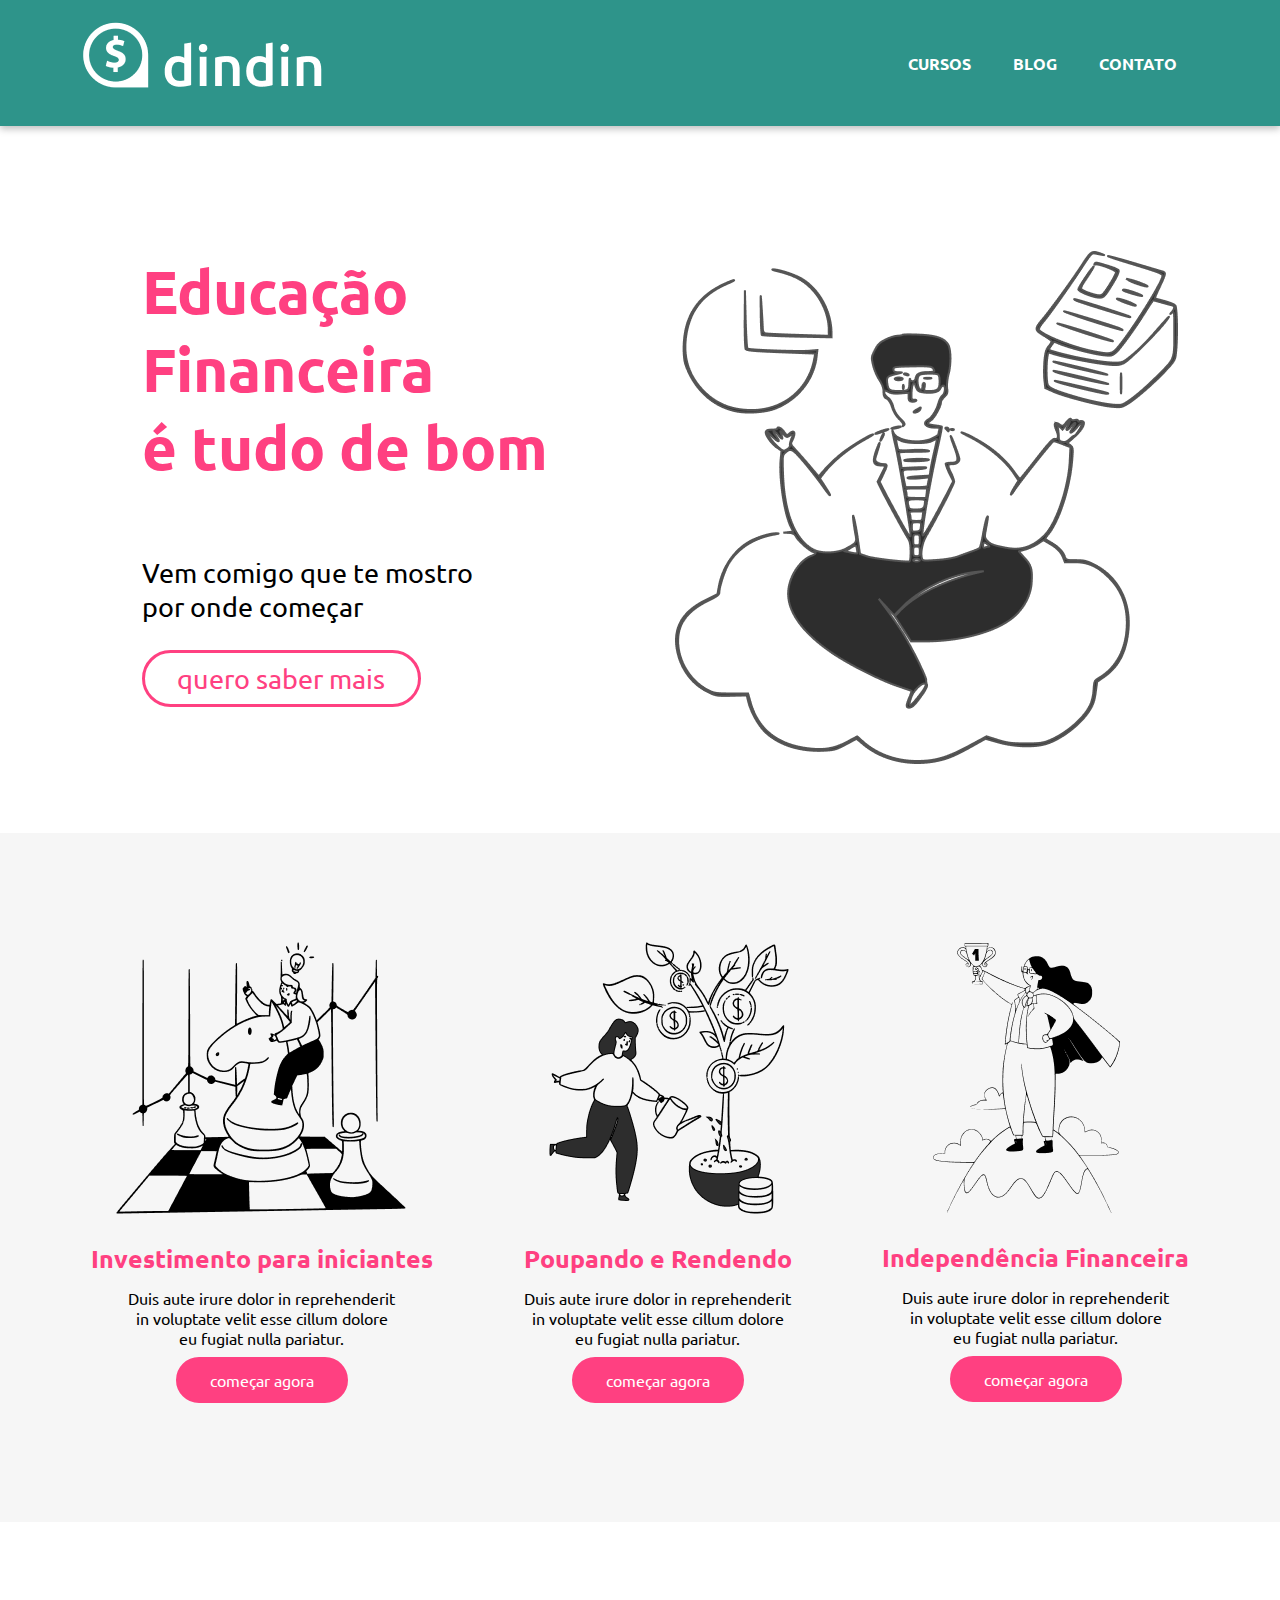
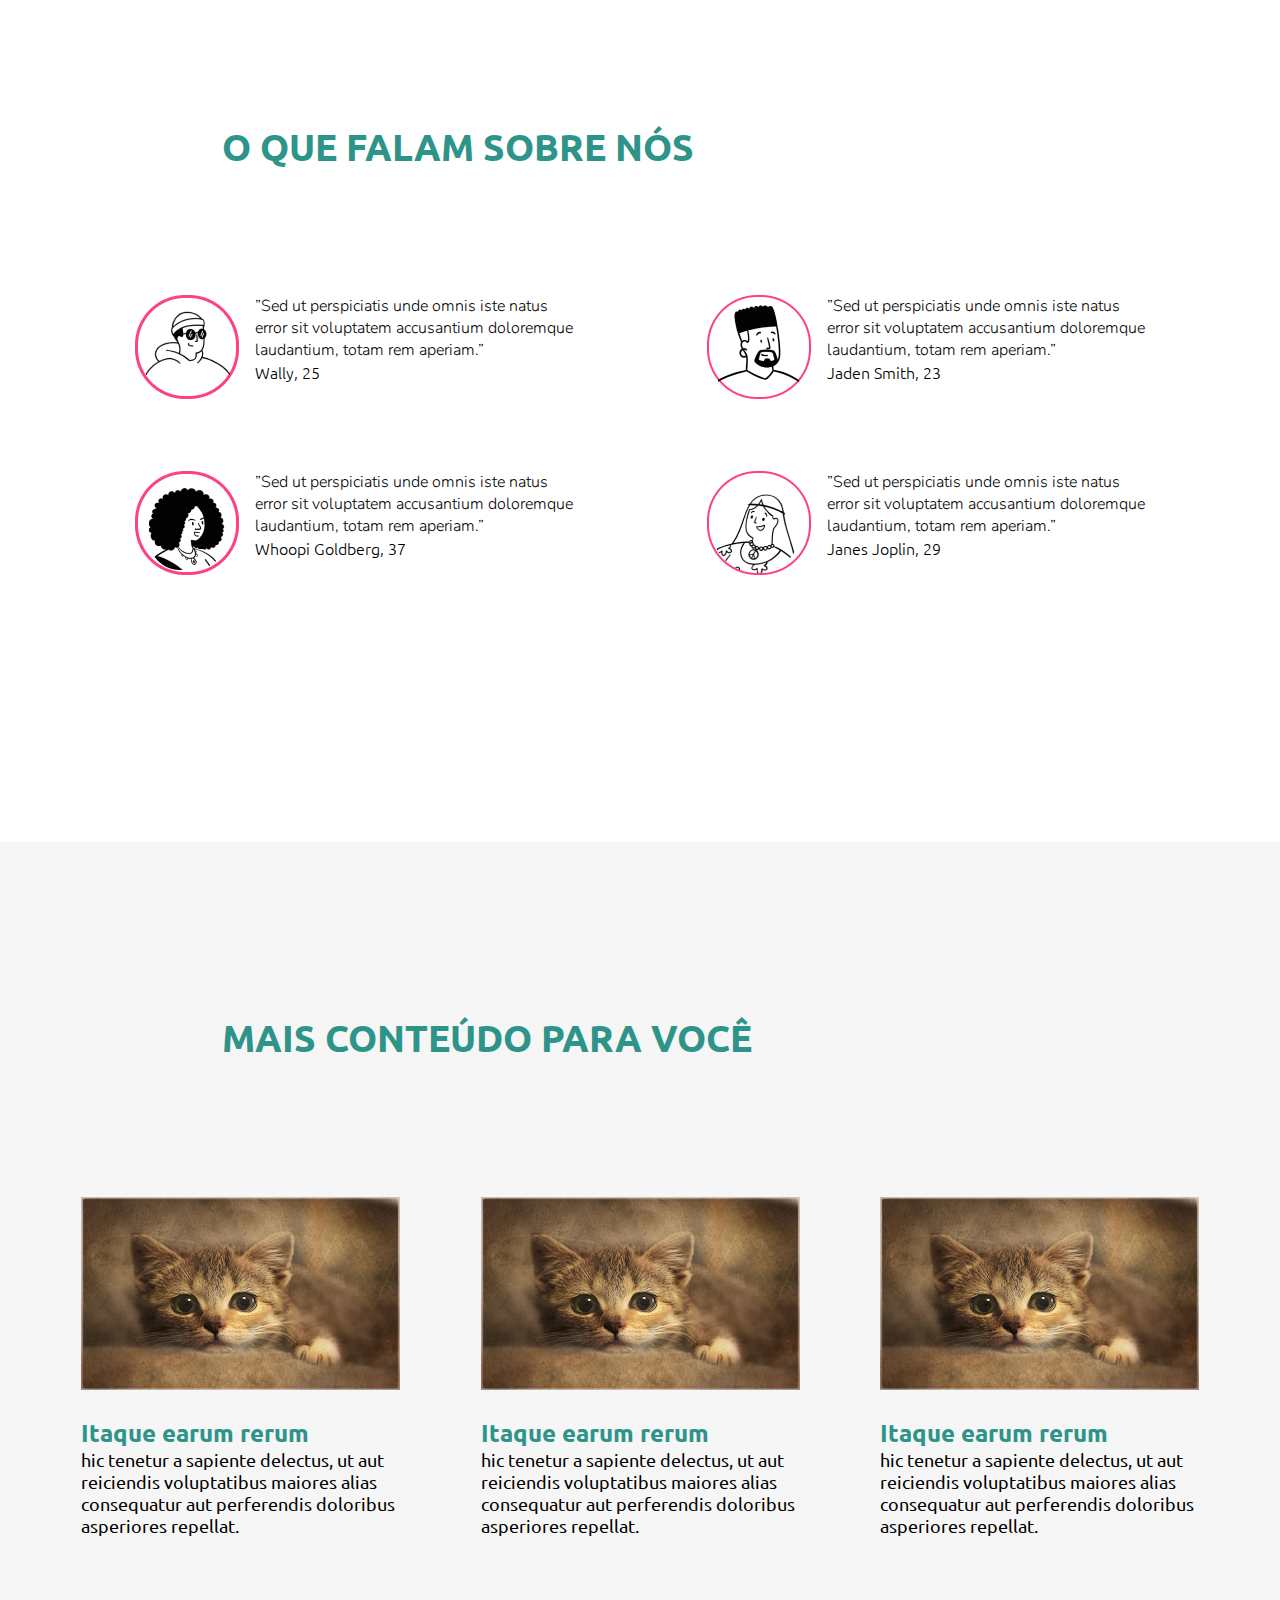
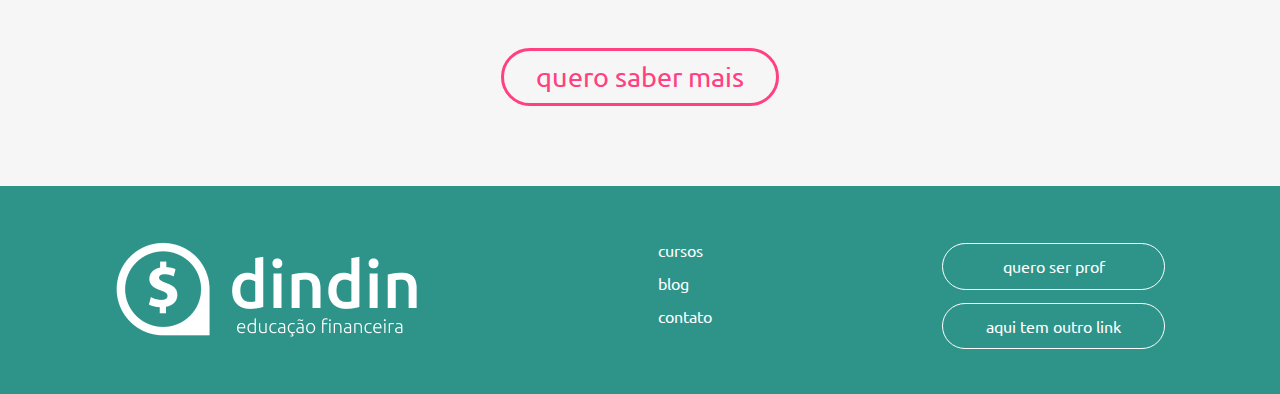
<file: index.html>
<!DOCTYPE html>
<html lang="en">
<head>
    <meta charset="UTF-8">
    <meta http-equiv="X-UA-Compatible" content="IE=edge">
    <meta name="viewport" content="width=device-width, initial-scale=1.0">
    <link rel="stylesheet" href="./resources/header-footer.css">
    <link rel="stylesheet" href="./resources/inicio.css">
    <link rel="preconnect" href="https://fonts.googleapis.com">
    <link rel="preconnect" href="https://fonts.gstatic.com" crossorigin>
    <link href="https://fonts.googleapis.com/css2?family=Nunito:wght@300;400;700&family=Ubuntu:wght@300;400;700&display=swap" rel="stylesheet">
    <title>Início</title>
</head>
<body>

                    <!-- H E A D E R -->
    <header>
        <a href="./index.html"><img src="./resources/images/logo-header.png" alt="logo header"></a>
        <ul>
            <li><a href="./cursos.html">CURSOS</a></li>
            <li><a href="./blog.html">BLOG</a></li>
            <li><a href="./contato.html">CONTATO</a></li>
        </ul>
    </header>
                    <!-- B O D Y  -->

                    <!-- P A R T E  1 -->
    
    <main>
        <section>
            <article>
                <div class="part_1">
                <div class="text_1">
                <h1>Educação<br> Financeira<br> é tudo de bom</h1>
                <p>Vem comigo que te mostro<br> por onde começar</p>
                <span><a href="./post.html">quero saber mais</a></span></div>
                <div class="image_1"><img src="./resources/images/ilustra-banner.png" alt="banner 1"></div>
                </div>
            </article>
        </section>
    
                    <!-- P A R T E  2 -->


        <section>
            <article>
                <div class="part_2">
                    <div class="column_1">
                        <img src="./resources/images/investimento.png" alt="investimento">
                        <h2>Investimento para iniciantes</h2>
                        <p>Duis aute irure dolor in reprehenderit<br> in voluptate velit esse cillum dolore<br> eu fugiat nulla pariatur.</p>
                        <span><a href="./curso.html">começar agora</a></span>
                    </div>
                    <div class="column_1">
                        <img src="./resources/images/poupando.png" alt="investimento">
                        <h2>Poupando e Rendendo</h2>
                        <p>Duis aute irure dolor in reprehenderit<br> in voluptate velit esse cillum dolore<br> eu fugiat nulla pariatur.</p>
                        <span><a href="./curso.html">começar agora</a></span>
                    </div>
                    <div class="column_1">
                        <img id="acabamento" src="./resources/images/independencia.png" alt="investimento">
                        <h2>Independência Financeira</h2>
                        <p>Duis aute irure dolor in reprehenderit<br> in voluptate velit esse cillum dolore<br> eu fugiat nulla pariatur.</p>
                        <span><a href="./curso.html">começar agora</a></span>
                    </div>
                </div>
            </article>
        </section>

                    <!-- P A R T E  3 -->

        <section>
            <article>
                <span class="title_falam"><h2>O QUE FALAM SOBRE NÓS</h2></span>
                <div class="part_3">
                    <div class="column_2">

                        <div class="margin_block"><img src="./resources/images/icon-wally.png" alt="wally">
                        <p>”Sed ut perspiciatis unde omnis iste natus<br>error sit voluptatem accusantium doloremque<br> laudantium, totam rem aperiam.”<br><span class="signature">Wally, 25</span></p></div>

                        <img src="./resources/images/icon-whoopi.png" alt="whoopi">
                        <p>”Sed ut perspiciatis unde omnis iste natus<br> error sit voluptatem accusantium doloremque<br> laudantium, totam rem aperiam.” <br><span class="signature">Whoopi Goldberg, 37</span></p><br><br><br><br>

                    </div>
                    <div class="column_2">

                        <div class="margin_block"><img src="./resources/images/icon-jaden.png" alt="jaden">
                        <p>”Sed ut perspiciatis unde omnis iste natus<br> error sit voluptatem accusantium doloremque<br> laudantium, totam rem aperiam.” <br><span class="signature">Jaden Smith, 23</span></p></div>

                        <img src="./resources/images/icon-jane.png" alt="jane">
                        <p>”Sed ut perspiciatis unde omnis iste natus<br> error sit voluptatem accusantium doloremque<br> laudantium, totam rem aperiam.”<br> <span class="signature">Janes Joplin, 29</span></p>

                    </div>
                </div>
            </article>
        </section>
                    <!-- P A R T E  4 -->
        <section>
            <article>
                <div class="container_4">
                <span class="title_falam2"><h2>MAIS CONTEÚDO PARA VOCÊ</h2></span>
                <div class="part_4">
                    <div class="column_3">
                        <img src="./resources/images/gama.png" alt="gato">
                        <h2>Itaque earum rerum</h2> 
                        <p>hic tenetur a sapiente delectus, ut aut <br> reiciendis voluptatibus maiores alias <br> consequatur aut perferendis doloribus <br> asperiores repellat.</p>
                    </div>
                    <div class="column_3">
                        <img src="./resources/images/gama.png" alt="gato">
                        <h2>Itaque earum rerum</h2> 
                        <p>hic tenetur a sapiente delectus, ut aut <br> reiciendis voluptatibus maiores alias <br> consequatur aut perferendis doloribus <br> asperiores repellat.</p>
                    </div>
                    <div class="column_3">
                        <img src="./resources/images/gama.png" alt="gato">
                        <h2>Itaque earum rerum</h2> 
                        <p>hic tenetur a sapiente delectus, ut aut <br> reiciendis voluptatibus maiores alias <br> consequatur aut perferendis doloribus <br> asperiores repellat.</p>
                    </div>
                </div>
                <span class="button_part4"><a href="./post.html">quero saber mais</a></span>
            </div>
            </article>
        </section>
    </main>    

                    <!-- F O O T E R  -->

    <footer>
        <img src="./resources/images/logo-footer.png" alt="logo footer">
        <ul>
            <li><a href="./curso.html">cursos</a></li>
            <li><a href="./blog.html">blog</a></li>
            <li><a href="./contato.html">contato</a></li>
        </ul>
        <div class="button">
                <a href="#">quero ser prof</a>
                <a href="#">aqui tem outro link</a>
        </div>
        
    </footer>

</body>
</html>
</file>
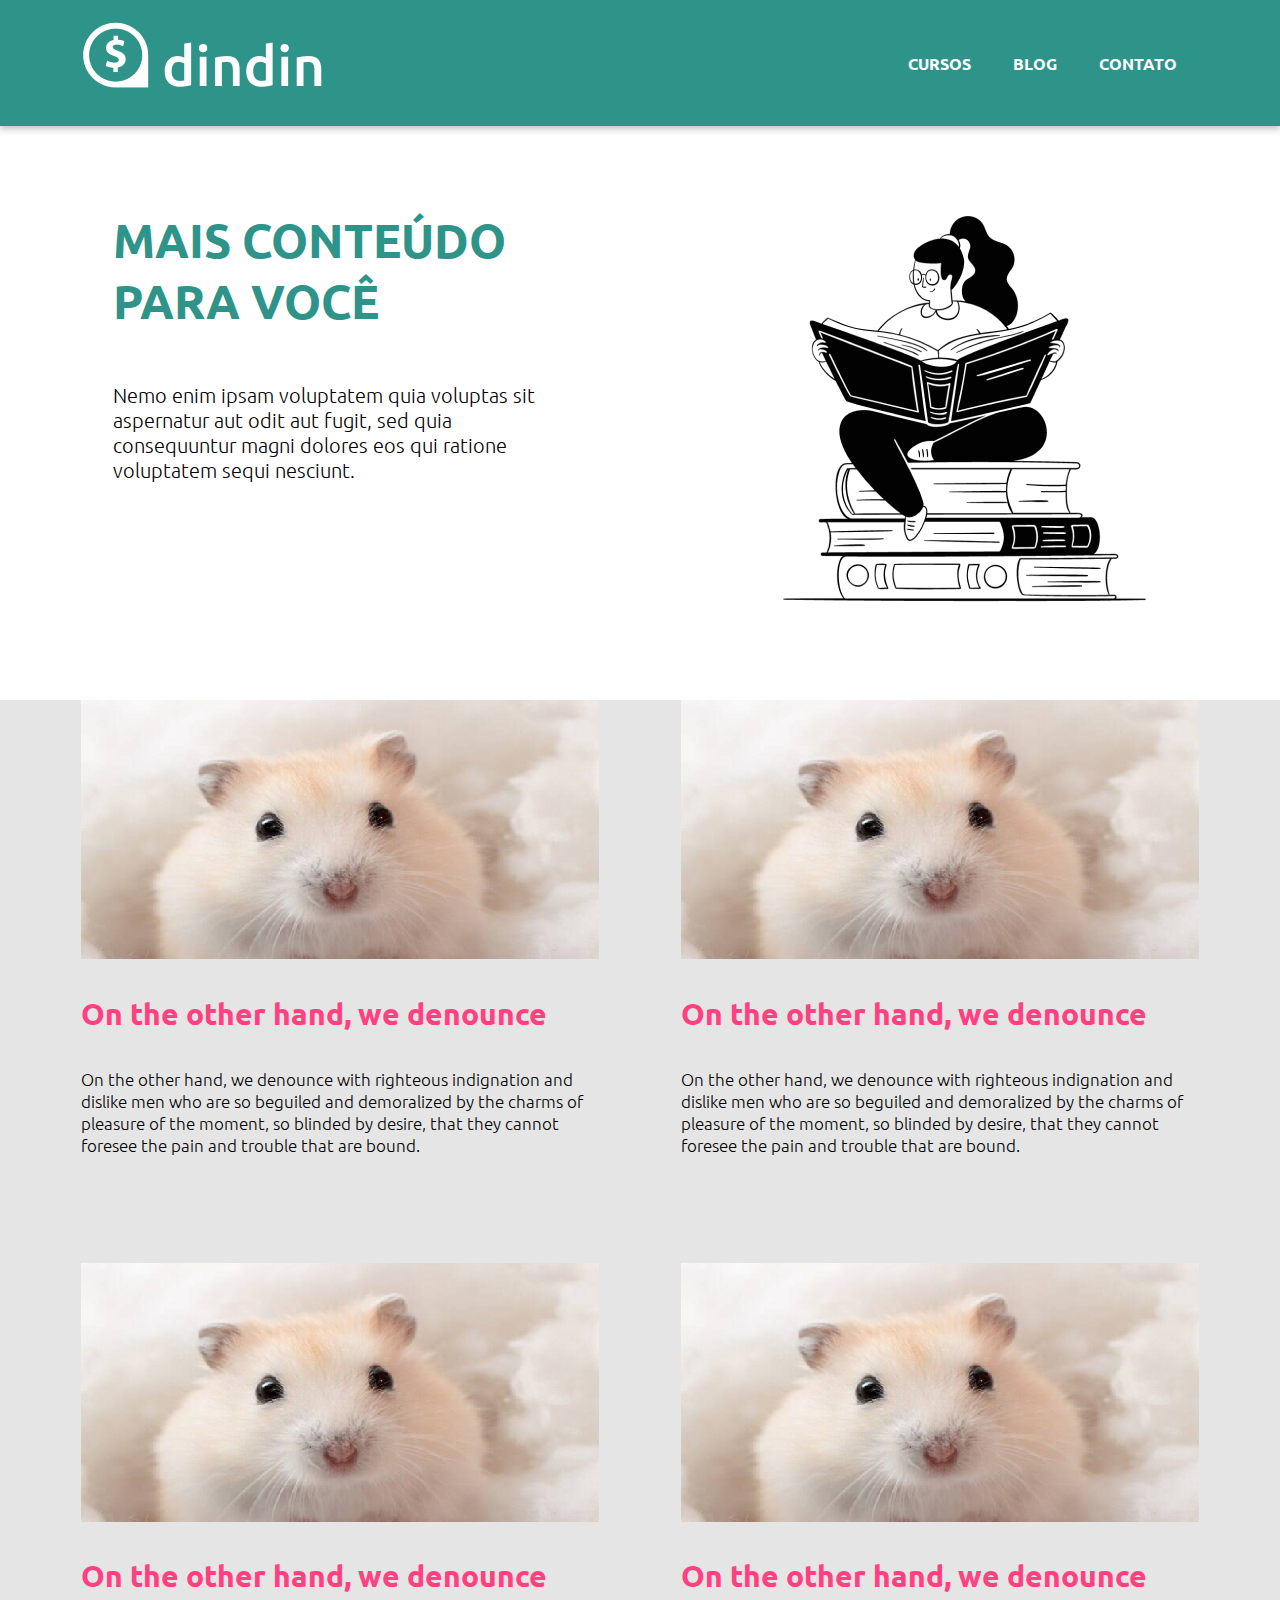
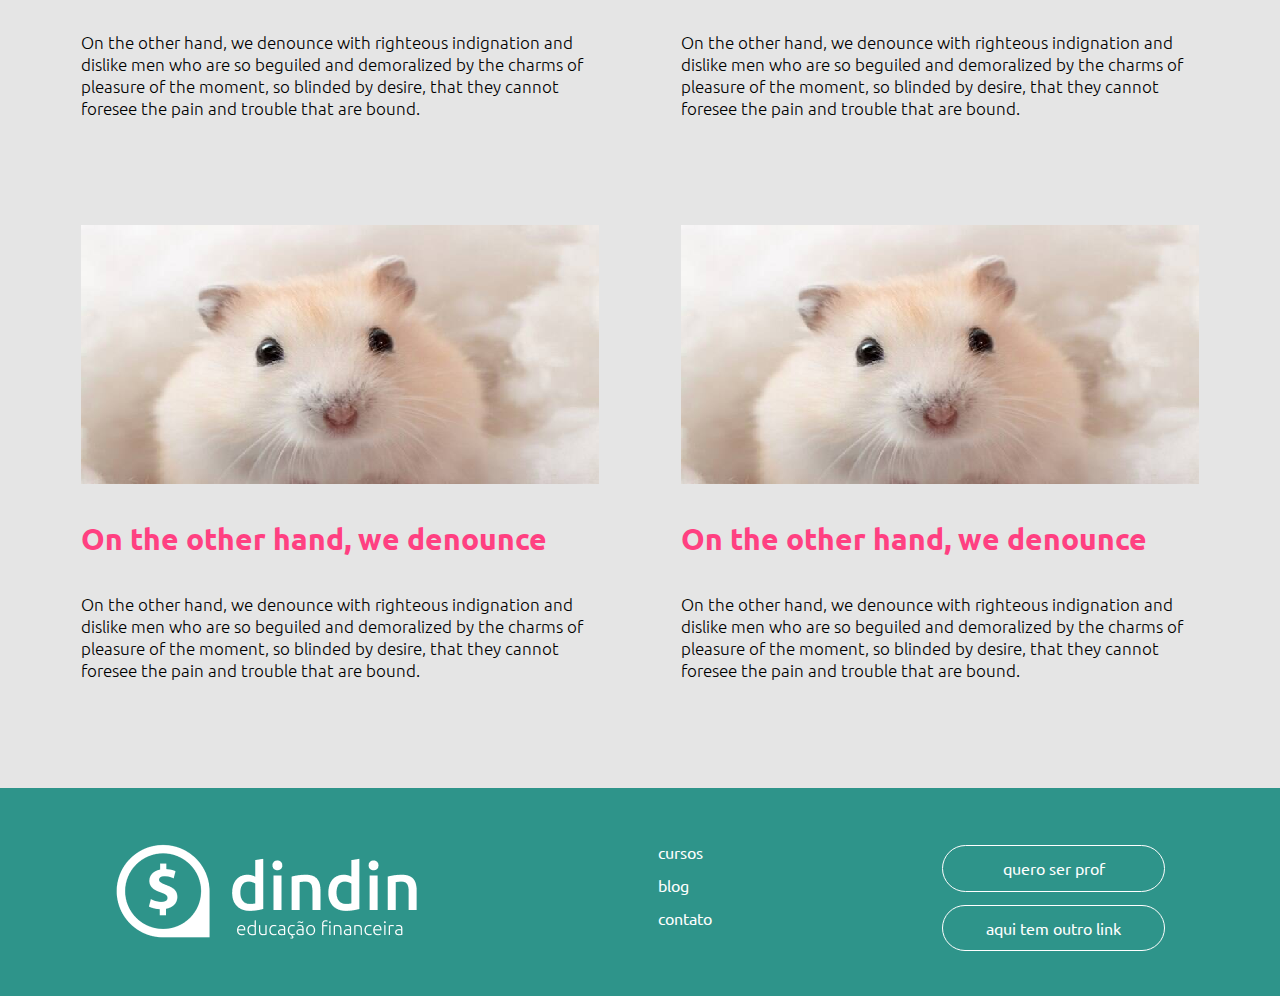
<file: blog.html>
<!DOCTYPE html>
<html lang="en">
<head>
    <meta charset="UTF-8">
    <meta http-equiv="X-UA-Compatible" content="IE=edge">
    <meta name="viewport" content="width=device-width, initial-scale=1.0">
    <link rel="stylesheet" href="./resources/header-footer.css">
    <link rel="stylesheet" href="resources/blog.css">
    <link rel="preconnect" href="https://fonts.googleapis.com">
    <link rel="preconnect" href="https://fonts.gstatic.com" crossorigin>
    <link href="https://fonts.googleapis.com/css2?family=Nunito:wght@300;400;700&family=Ubuntu:wght@300;400;700&display=swap" rel="stylesheet">
    <title>blog</title>
</head>

<!-- H E A D E R -->
<header>
    <a href="./index.html"><img src="./resources/images/logo-header.png" alt="logo header"></a>
    <ul>
        <li><a href="./cursos.html">CURSOS</a></li>
        <li><a href="./blog.html">BLOG</a></li>
        <li><a href="./contato.html">CONTATO</a></li>
    </ul>
</header>
<br><br><br><br>
<!-- B O D Y  -->

                        <!-- P A R T E  1 -->
<body>
    <main>
        <section>
            <article>
                <div class="container_1">
                    <div class="part_1">
                    <h1>MAIS CONTEÚDO <br> PARA VOCÊ</h1>
                    <p> <br><br> Nemo enim ipsam voluptatem quia voluptas sit <br> aspernatur aut odit aut fugit, sed quia <br> consequuntur magni dolores eos qui ratione <br> voluptatem sequi nesciunt. </p>
                </div>
                        <div class="part_1"><img src="./resources/images/ilustra-blog.png" alt="ilustra blog"></div>
                </div>
            </article>
        </section>

                            <!-- P A R T E  2 -->

        <div id="background">
            <section>
                <article>
                    <div class="container_2">
                        <div class="part_2">
                            <img src="./resources/images/ponzu.png" alt="hamster">
                            <h2>On the other hand, we denounce</h2>
                            <p>On the other hand, we denounce with righteous indignation and <br> dislike men who are so beguiled and demoralized by the charms of <br> pleasure of the moment, so blinded by desire, that they cannot <br> foresee the pain and trouble that are bound.</p>
                        </div>
                        <div class="part_2">
                            <img src="./resources/images/ponzu.png" alt="hamster">
                            <h2>On the other hand, we denounce</h2>
                            <p>On the other hand, we denounce with righteous indignation and <br> dislike men who are so beguiled and demoralized by the charms of <br> pleasure of the moment, so blinded by desire, that they cannot <br> foresee the pain and trouble that are bound.</p>
                        </div>
                        </div>
                    </article>

                        <!-- P A R T E  3 -->

                    <article>
                        <div class="container_3">
                            <div class="part_3">
                                <img src="./resources/images/ponzu.png" alt="hamster">
                                <h2>On the other hand, we denounce</h2>
                                <p>On the other hand, we denounce with righteous indignation and <br> dislike men who are so beguiled and demoralized by the charms of <br> pleasure of the moment, so blinded by desire, that they cannot <br> foresee the pain and trouble that are bound.</p>
                            </div>
                            <div class="part_3">
                                <img src="./resources/images/ponzu.png" alt="hamster">
                                <h2>On the other hand, we denounce</h2>
                                <p>On the other hand, we denounce with righteous indignation and <br> dislike men who are so beguiled and demoralized by the charms of <br> pleasure of the moment, so blinded by desire, that they cannot <br> foresee the pain and trouble that are bound.</p>
                            </div>
                            </div>
                        </article>



                                <!-- P A R T E  4 -->
                        <article>
                            <div class="container_4">
                                <div class="part_4">
                                    <img src="./resources/images/ponzu.png" alt="hamster">
                                    <h2>On the other hand, we denounce</h2>
                                    <p>On the other hand, we denounce with righteous indignation and <br> dislike men who are so beguiled and demoralized by the charms of <br> pleasure of the moment, so blinded by desire, that they cannot <br> foresee the pain and trouble that are bound.</p>
                                </div>
                                <div class="part_4">
                                    <img src="./resources/images/ponzu.png" alt="hamster">
                                    <h2>On the other hand, we denounce</h2>
                                    <p>On the other hand, we denounce with righteous indignation and <br> dislike men who are so beguiled and demoralized by the charms of <br> pleasure of the moment, so blinded by desire, that they cannot <br> foresee the pain and trouble that are bound.</p>
                                </div>
                                </div>
                            </article>
                </section>
            </div>
        </main>
    
    
    
    
    
    <!-- F O O T E R  -->
    <footer>
        <img src="./resources/images/logo-footer.png" alt="logo footer">
        <ul>
            <li><a href="./cursos.html">cursos</a></li>
            <li><a href="./blog.html">blog</a></li>
            <li><a href="./contato.html">contato</a></li>
        </ul>
        <div class="button">
                <a href="#">quero ser prof</a>
                <a href="#">aqui tem outro link</a>
        </div>
        
    </footer>

</body>
</html>
</file>
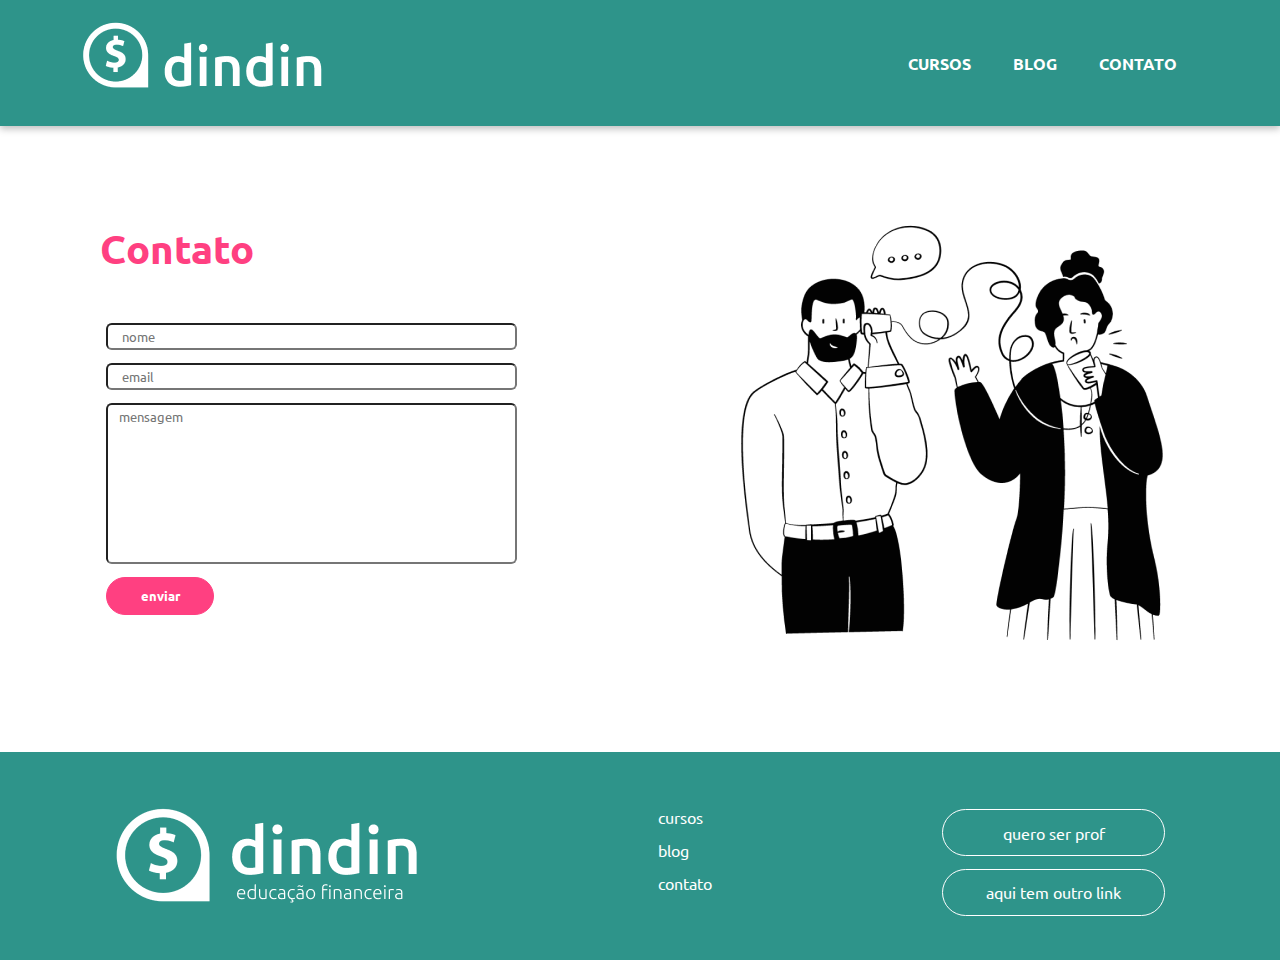
<file: contato.html>
<!DOCTYPE html>
<html lang="en">
<head>
    <meta charset="UTF-8">
    <meta http-equiv="X-UA-Compatible" content="IE=edge">
    <meta name="viewport" content="width=device-width, initial-scale=1.0">
    <link rel="stylesheet" href="./resources/header-footer.css">
    <link rel="stylesheet" href="./resources/contato.css">
    <link rel="preconnect" href="https://fonts.googleapis.com">
    <link rel="preconnect" href="https://fonts.gstatic.com" crossorigin>
    <link href="https://fonts.googleapis.com/css2?family=Nunito:wght@300;400;700&family=Ubuntu:wght@300;400;700&display=swap" rel="stylesheet">
    <title>Contato</title>
</head>

<!-- H E A D E R -->
<header>
    <a href="./index.html"><img src="./resources/images/logo-header.png" alt="logo header"></a>
    <ul>
        <li><a href="./cursos.html">CURSOS</a></li>
        <li><a href="./blog.html">BLOG</a></li>
        <li><a href="./contato.html">CONTATO</a></li>
    </ul>
</header>
<!-- B O D Y  -->
<body>
    <main>
        <section>
            <span><p>Contato</p></span>
            <article>
                <div class="container_1">
                    <div class="part_1">
                    <form method="post">
                        <input type="text" id="name" name="nome" placeholder="nome"><br>
                        <input type="text" id="email" name="email" placeholder="email"><br>
                        <input type="text" id="message" name="message" placeholder="mensagem"><br>
                        <input type="submit" value="enviar">
                    </form>
                        <img src="./resources/images/ilustra-contato.png" alt="contato">
                </div>
                </div>
            </article>
        </section>
    </main>
    
    
    
                <!-- F O O T E R  -->

    <footer>
        <img src="./resources/images/logo-footer.png" alt="logo footer">
        <ul>
            <li><a href="./cursos.html">cursos</a></li>
            <li><a href="./blog.html">blog</a></li>
            <li><a href="./contato.html">contato</a></li>
        </ul>
        <div class="button">
                <a href="#">quero ser prof</a>
                <a href="#">aqui tem outro link</a>
        </div>
        
    </footer>

</body>
</html>
</file>
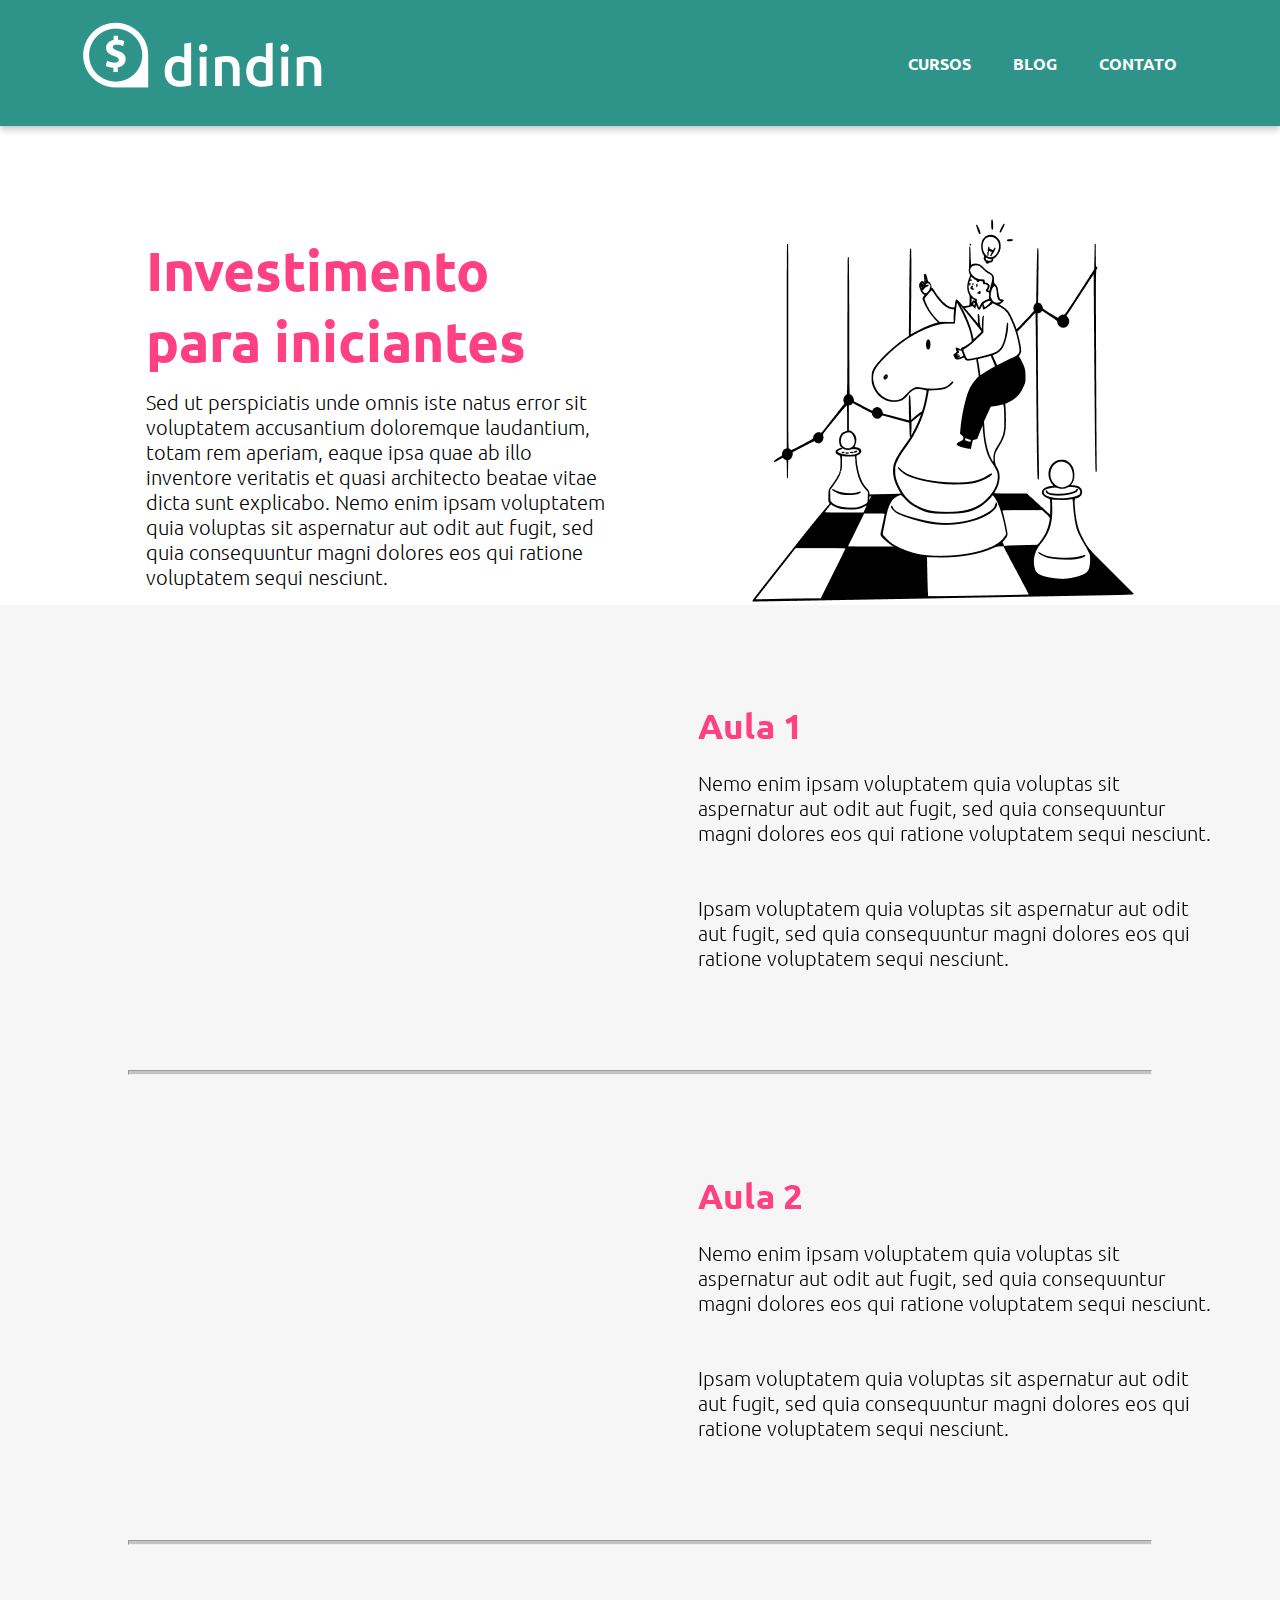
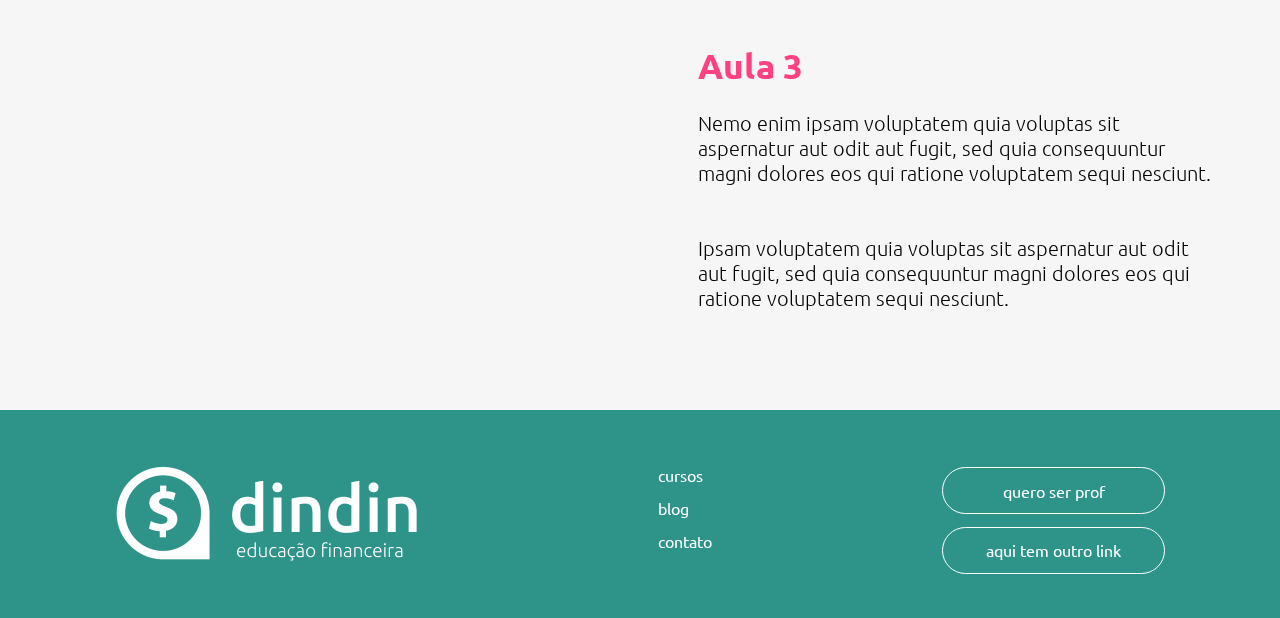
<file: curso.html>
<!DOCTYPE html>
<html lang="en">
<head>
    <meta charset="UTF-8">
    <meta http-equiv="X-UA-Compatible" content="IE=edge">
    <meta name="viewport" content="width=device-width, initial-scale=1.0">
    <link rel="stylesheet" href="./resources/header-footer.css">
    <link rel="stylesheet" href="./resources/curso.css">
    <link rel="preconnect" href="https://fonts.googleapis.com">
    <link rel="preconnect" href="https://fonts.gstatic.com" crossorigin>
    <link href="https://fonts.googleapis.com/css2?family=Nunito:wght@300;400;700&family=Ubuntu:wght@300;400;700&display=swap" rel="stylesheet">
    <title>curso</title>
</head>
<body>

                                <!-- H E A D E R -->
<header>
    <a href="./index.html"><img src="./resources/images/logo-header.png" alt="logo header"></a>
    <ul>
        <li><a href="./cursos.html">CURSOS</a></li>
        <li><a href="./blog.html">BLOG</a></li>
        <li><a href="./contato.html">CONTATO</a></li>
    </ul>
</header>
                                                    <!-- B O D Y  -->
                                                    <!-- P A R T E  1 -->
    <main>
        <section>
            <article>
                <div class="container_1">
                    <div class="part_1">
                        <h1>Investimento <br> para iniciantes</h1>
                        <p>Sed ut perspiciatis unde omnis iste natus error sit <br> voluptatem accusantium doloremque laudantium, <br> totam rem aperiam, eaque ipsa quae ab illo <br> inventore veritatis et quasi architecto beatae vitae <br> dicta sunt explicabo. Nemo enim ipsam voluptatem <br> quia voluptas sit aspernatur aut odit aut fugit, sed <br> quia consequuntur magni dolores eos qui ratione <br> voluptatem sequi nesciunt. </p>
                    </div>
                        <div><img src="./resources/images/ilustra-poupando.png" alt="regando"></div>
                </div>
            </article>
        </section>
    </main>

                                              <!-- P A R T E  2 -->
        <div id="abc">
        <section>
            <article>
                <div class="container_2">
                    <iframe width="560" height="315" src="https://www.youtube.com/embed/pJrAkqk9a-I" title="YouTube video player" frameborder="0" allow="accelerometer; autoplay; clipboard-write; encrypted-media; gyroscope; picture-in-picture" allowfullscreen></iframe>
                    <div class="part_2">
                        <h2>Aula 1</h2>
                        <p>Nemo enim ipsam voluptatem quia voluptas sit <br> aspernatur aut odit aut fugit, sed quia consequuntur <br> magni dolores eos qui ratione voluptatem sequi nesciunt. <br><br><br>
                        Ipsam voluptatem quia voluptas sit aspernatur aut odit <br> aut fugit, sed quia consequuntur magni dolores eos qui <br> ratione voluptatem sequi nesciunt. </p>
                    </div>
                </div>
            </article>
            
                                              <!-- P A R T E  3 -->
            <div class="bar"><hr></div>
            <article>
                <div class="container_3">
                    <iframe width="560" height="315" src="https://www.youtube.com/embed/OkMOOV1Y9mQ" title="YouTube video player" frameborder="0" allow="accelerometer; autoplay; clipboard-write; encrypted-media; gyroscope; picture-in-picture" allowfullscreen></iframe>
                    <div class="part_3">
                        <h2>Aula 2</h2>
                        <p>Nemo enim ipsam voluptatem quia voluptas sit <br> aspernatur aut odit aut fugit, sed quia consequuntur <br> magni dolores eos qui ratione voluptatem sequi nesciunt. <br><br><br>
                        Ipsam voluptatem quia voluptas sit aspernatur aut odit <br> aut fugit, sed quia consequuntur magni dolores eos qui <br> ratione voluptatem sequi nesciunt. </p>
                    </div>
                </div>
            </article>

                                            <!-- P A R T E  4 -->
        <div class="bar"><hr></div>
        <article>
            <div class="container_4">
                <iframe width="560" height="315" src="https://www.youtube.com/embed/sqzi_SzqK8w" title="YouTube video player" frameborder="0" allow="accelerometer; autoplay; clipboard-write; encrypted-media; gyroscope; picture-in-picture" allowfullscreen></iframe>
                <div class="part_4">
                    <h2>Aula 3  </h2>
                    <p>Nemo enim ipsam voluptatem quia voluptas sit <br> aspernatur aut odit aut fugit, sed quia consequuntur <br> magni dolores eos qui ratione voluptatem sequi nesciunt. <br><br><br>
                    Ipsam voluptatem quia voluptas sit aspernatur aut odit <br> aut fugit, sed quia consequuntur magni dolores eos qui <br> ratione voluptatem sequi nesciunt. </p>
                </div>
            </div>
        </article>
        </section>
    </div>
    
    
    <!-- F O O T E R  -->
    <footer>
        <img src="./resources/images/logo-footer.png" alt="logo footer">
        <ul>
            <li><a href="./cursos.html">cursos</a></li>
            <li><a href="./blog.html">blog</a></li>
            <li><a href="./contato.html">contato</a></li>
        </ul>
        <div class="button">
                <a href="#">quero ser prof</a>
                <a href="#">aqui tem outro link</a>
        </div>
        
    </footer>

</body>
</html>
</file>
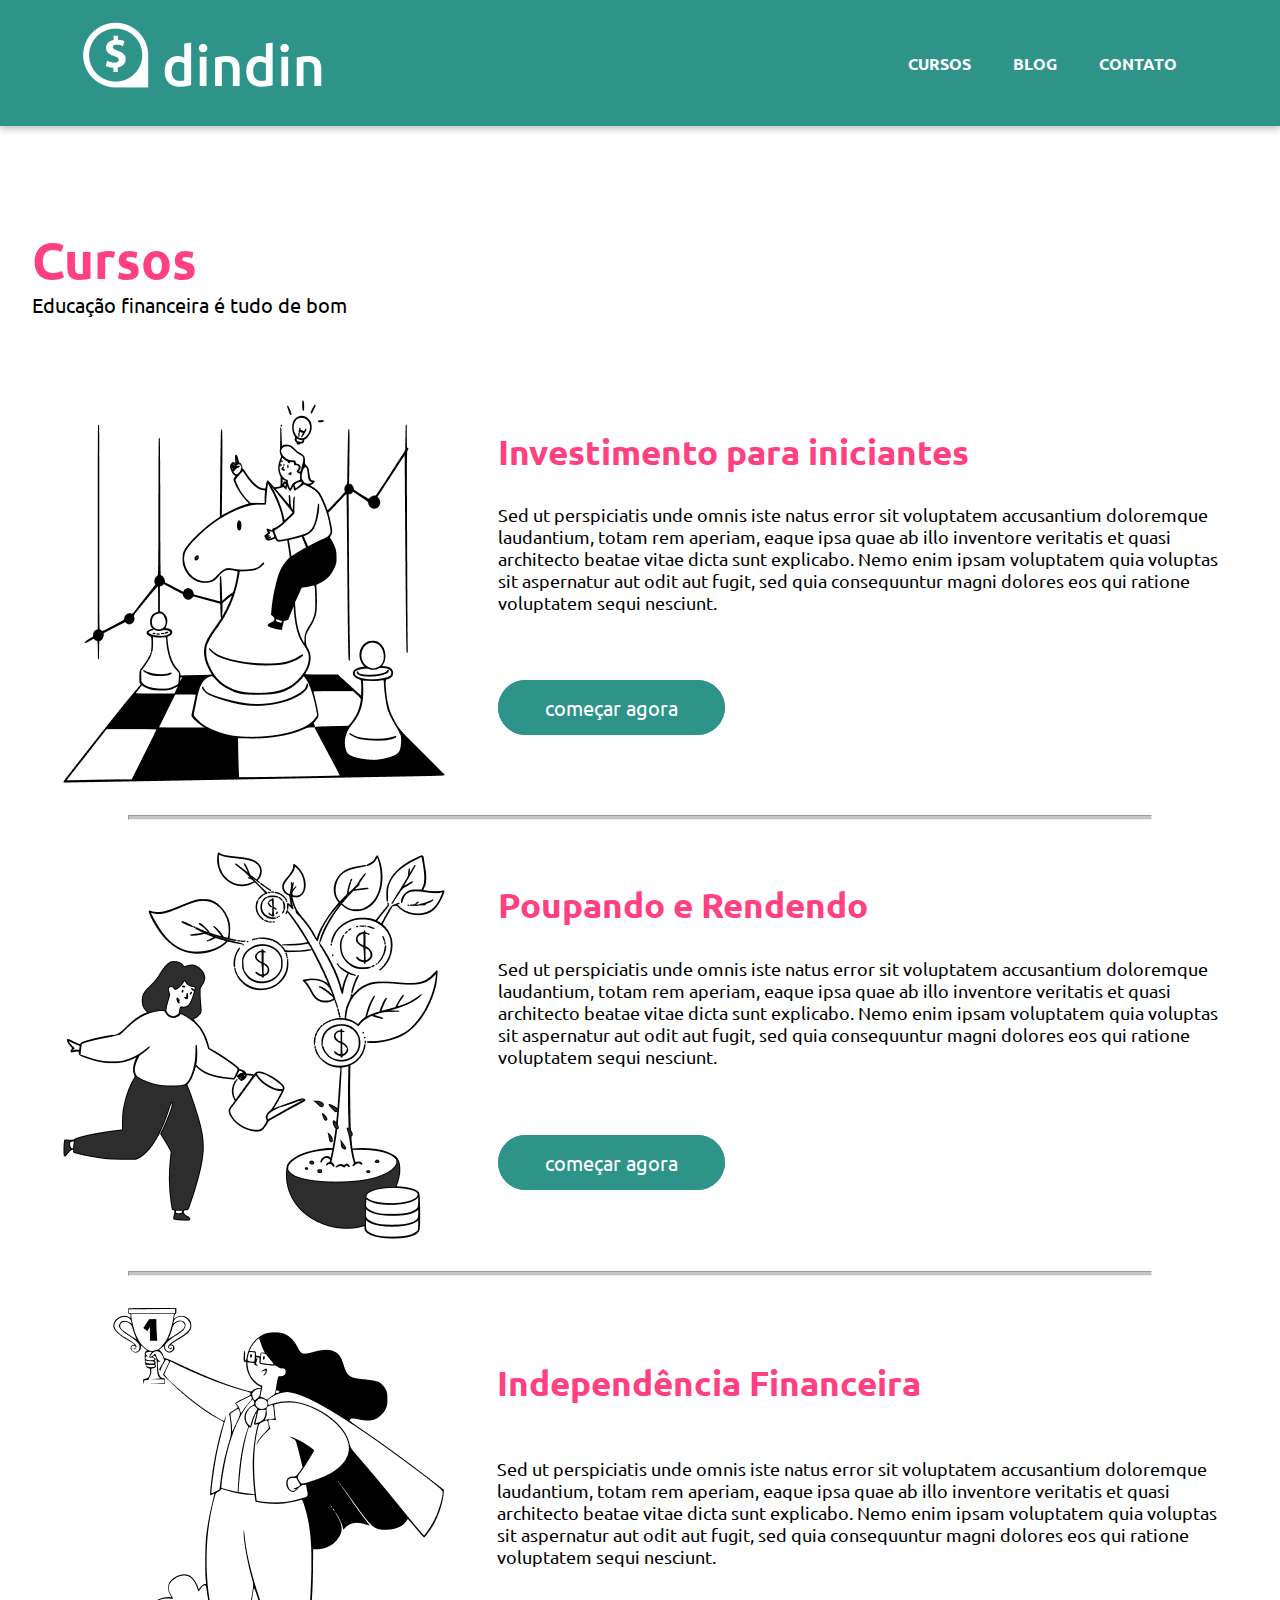
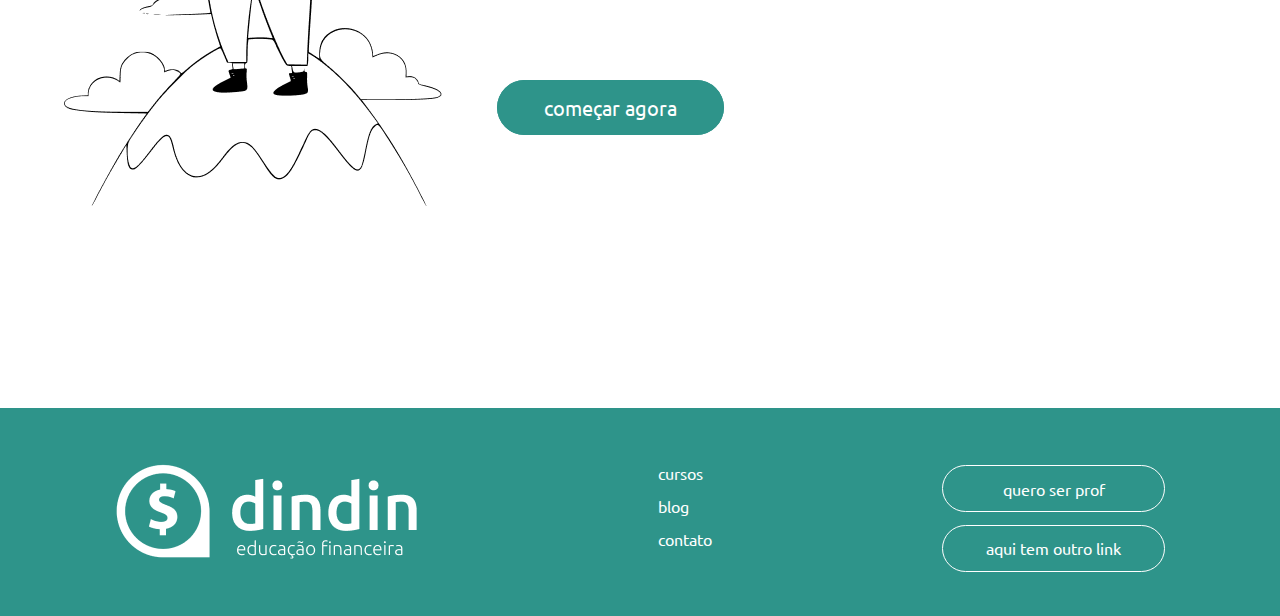
<file: cursos.html>
<!DOCTYPE html>
<html lang="en">
<head>
    <meta charset="UTF-8">
    <meta http-equiv="X-UA-Compatible" content="IE=edge">
    <meta name="viewport" content="width=device-width, initial-scale=1.0">
    <link rel="stylesheet" href="./resources/header-footer.css">
    <link rel="stylesheet" href="./resources/cursos.css">
    <link rel="preconnect" href="https://fonts.googleapis.com">
    <link rel="preconnect" href="https://fonts.gstatic.com" crossorigin>
    <link href="https://fonts.googleapis.com/css2?family=Nunito:wght@300;400;700&family=Ubuntu:wght@300;400;700&display=swap" rel="stylesheet">
    <title>Cursos</title>
</head>
<body>

                    <!-- H E A D E R -->
    <header>
        <a href="./index.html"><img src="./resources/images/logo-header.png" alt="logo header"></a>
        <ul>
            <li><a href="./cursos.html">CURSOS</a></li>
            <li><a href="./blog.html">BLOG</a></li>
            <li><a href="./contato.html">CONTATO</a></li>
        </ul>
    </header>

                    <!-- B O D Y  -->
                    <!-- P A R T E  1 -->
    <main>
        <section>
            <div class="title">
            <h1>Cursos</h1>
            <p>Educação financeira é tudo de bom</p>
            </div>
            <article>
                <div class="part_1">
                    <img src="./resources/images/ilustra-poupando.png" alt="poney">
                    <div class="text_1">
                        <h2>Investimento para iniciantes</h2>
                        <p>Sed ut perspiciatis unde omnis iste natus error sit voluptatem accusantium doloremque <br> laudantium, totam rem aperiam, eaque ipsa quae ab illo inventore veritatis et quasi <br> architecto beatae vitae dicta sunt explicabo. Nemo enim ipsam voluptatem quia voluptas <br> sit aspernatur aut odit aut fugit, sed quia consequuntur magni dolores eos qui ratione <br> voluptatem sequi nesciunt. </p><br>
                        <span class="button"><a href="#">começar agora</a></span>
                    </div>
                </div>
            </article>
            <div class="bar"><hr></div>

                    <!-- P A R T E  2 -->

            <article>
                <div class="part_2"><img src="./resources/images/ilustra-investimento.png" alt="regando">
                <div class="text_2">
                    <h2>Poupando e Rendendo</h2>
                    <p>Sed ut perspiciatis unde omnis iste natus error sit voluptatem accusantium doloremque <br> laudantium, totam rem aperiam, eaque ipsa quae ab illo inventore veritatis et quasi <br> architecto beatae vitae dicta sunt explicabo. Nemo enim ipsam voluptatem quia voluptas <br> sit aspernatur aut odit aut fugit, sed quia consequuntur magni dolores eos qui ratione <br> voluptatem sequi nesciunt. </p><br>
                    <span class="button"><a href="#">começar agora</a></span>
                </div>
            </div>
        </article>
        <div class="bar"><hr></div>

                    <!-- P A R T E  3 -->
            <article>
                <div class="part_3"><img src="./resources/images/ilustra-independencia.png" alt="independencia">
                <div class="text_3">
                    <h2>Independência Financeira</h2>
                    <p>Sed ut perspiciatis unde omnis iste natus error sit voluptatem accusantium doloremque <br> laudantium, totam rem aperiam, eaque ipsa quae ab illo inventore veritatis et quasi <br> architecto beatae vitae dicta sunt explicabo. Nemo enim ipsam voluptatem quia voluptas <br> sit aspernatur aut odit aut fugit, sed quia consequuntur magni dolores eos qui ratione <br> voluptatem sequi nesciunt. </p><br>
                    <span class="button"><a href="#">começar agora</a></span>
                </div>
            </div>
            </article>

        </section>
    </main>
                    <!-- F O O T E R  -->

    <footer>
        <img src="./resources/images/logo-footer.png" alt="logo footer">
        <ul>
            <li><a href="./cursos.html">cursos</a></li>
            <li><a href="./blog.html">blog</a></li>
            <li><a href="./contato.html">contato</a></li>
        </ul>
        <div class="button">
                <a href="#">quero ser prof</a>
                <a href="#">aqui tem outro link</a>
        </div>
        
    </footer>

</body>
</html>
</file>
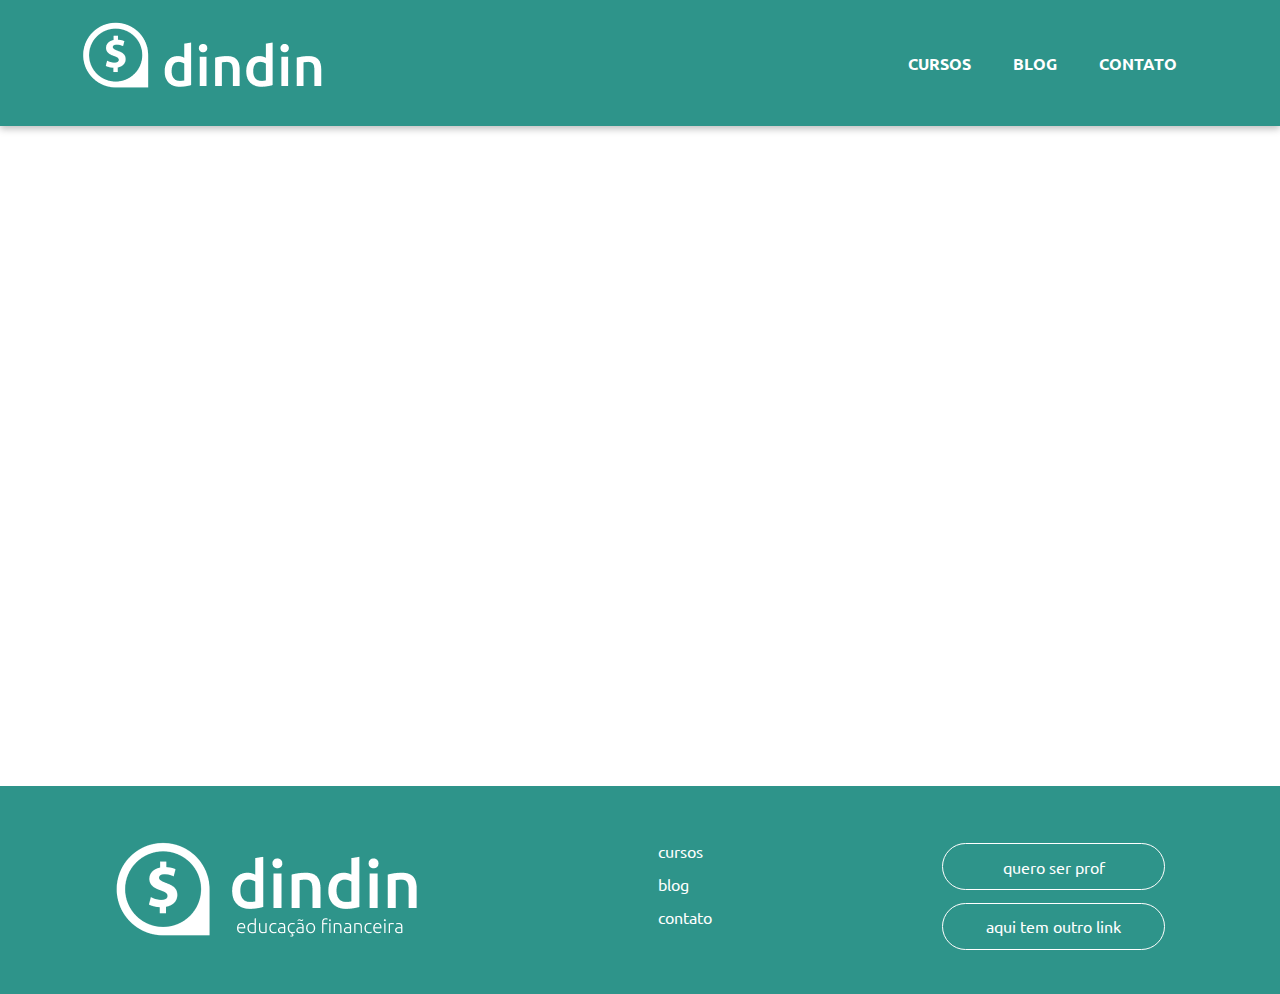
<file: header-footer.html>
<!DOCTYPE html>
<html lang="en">
<head>
    <meta charset="UTF-8">
    <meta http-equiv="X-UA-Compatible" content="IE=edge">
    <meta name="viewport" content="width=device-width, initial-scale=1.0">
    <link rel="stylesheet" href="./resources/header-footer.css">
    <link rel="preconnect" href="https://fonts.googleapis.com">
    <link rel="preconnect" href="https://fonts.gstatic.com" crossorigin>
    <link href="https://fonts.googleapis.com/css2?family=Nunito:wght@300;400;700&family=Ubuntu:wght@300;400;700&display=swap" rel="stylesheet">
    <title>header e footer</title>
</head>

<!-- H E A D E R -->
<header>
    <a href="./index.html"><img src="./resources/images/logo-header.png" alt="logo header"></a>
    <ul>
        <li><a href="./cursos.html">CURSOS</a></li>
        <li><a href="./blog.html">BLOG</a></li>
        <li><a href="./contato.html">CONTATO</a></li>
    </ul>
</header>
<br><br><br><br><br><br><br><br><br><br><br><br><br><br><br><br><br><br><br><br><br><br><br><br><br><br><br><br><br><br><br><br><br>
<!-- B O D Y  -->
<body>
    
    
    
    
    
    <!-- F O O T E R  -->
    <footer>
        <img src="./resources/images/logo-footer.png" alt="logo footer">
        <ul>
            <li><a href="./cursos.html">cursos</a></li>
            <li><a href="./blog.html">blog</a></li>
            <li><a href="./contato.html">contato</a></li>
        </ul>
        <div class="button">
                <a href="#">quero ser prof</a>
                <a href="#">aqui tem outro link</a>
        </div>
        
    </footer>

</body>
</html>
</file>
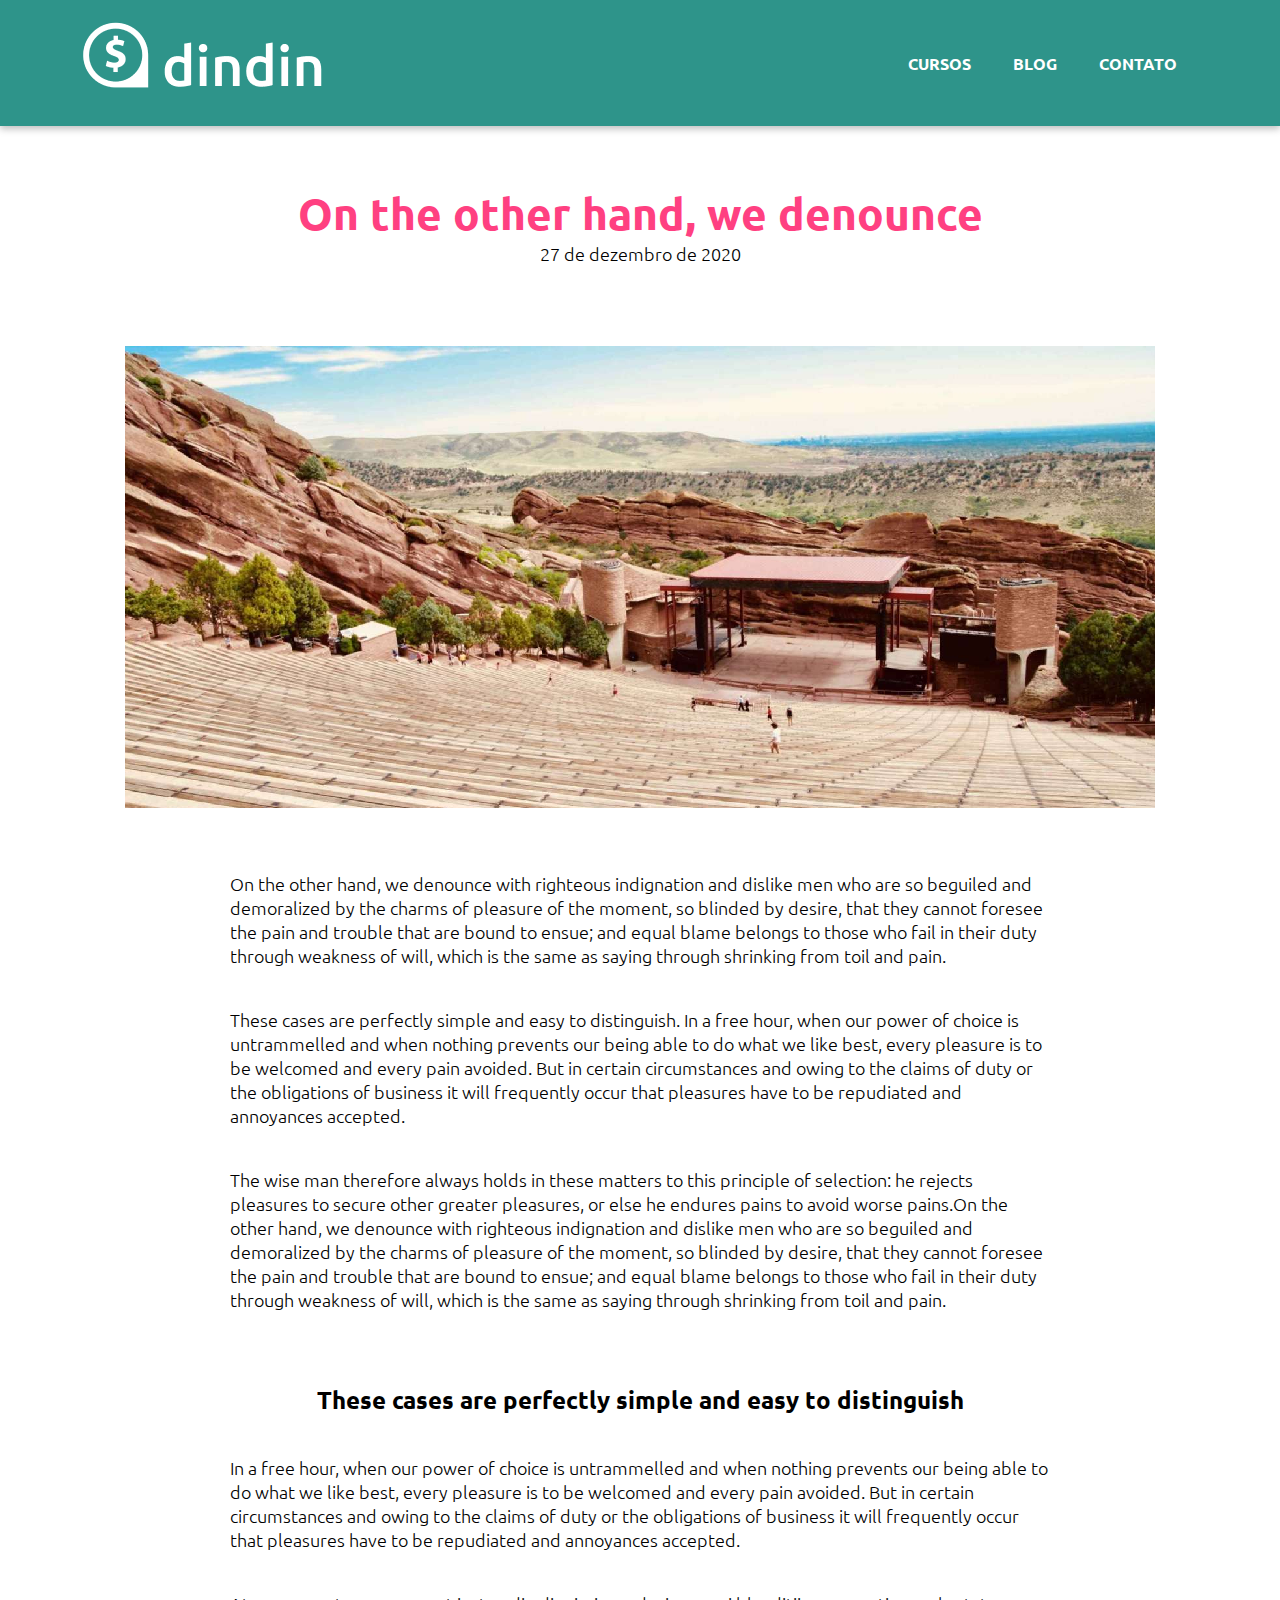
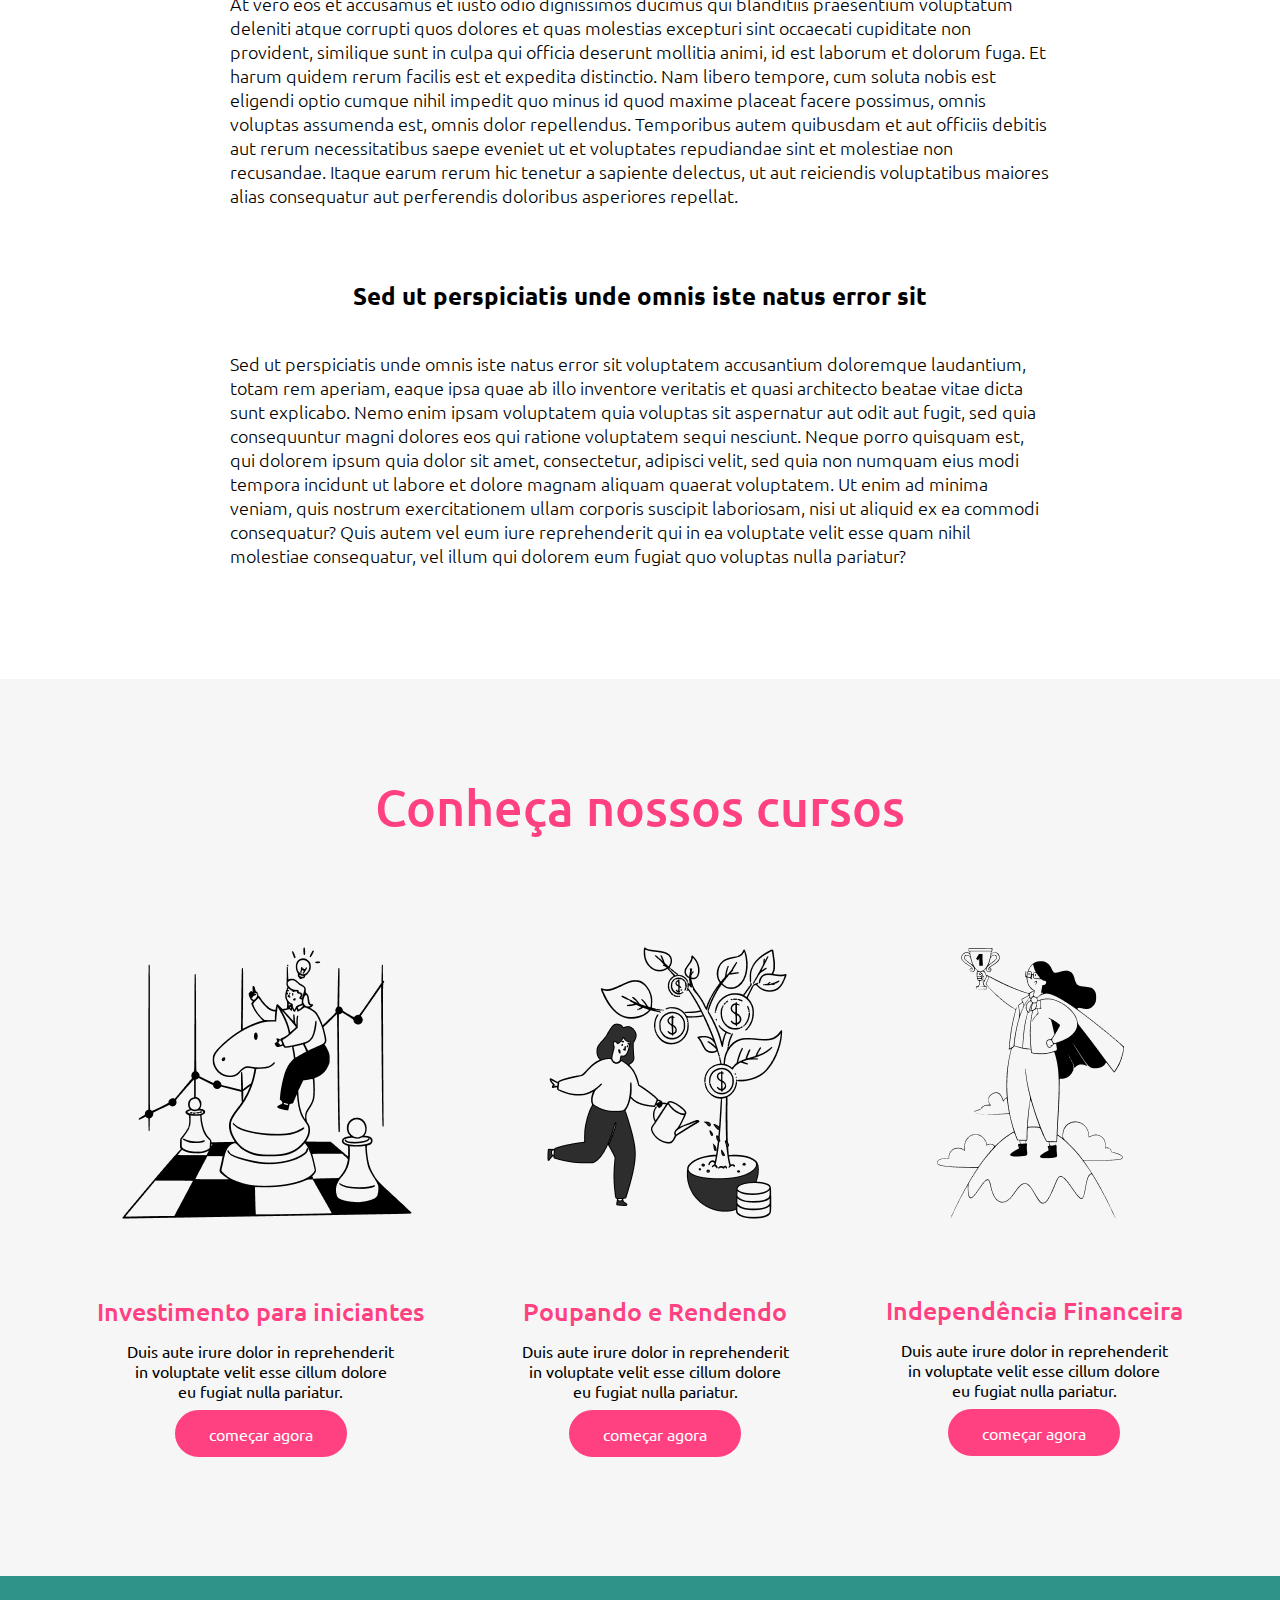
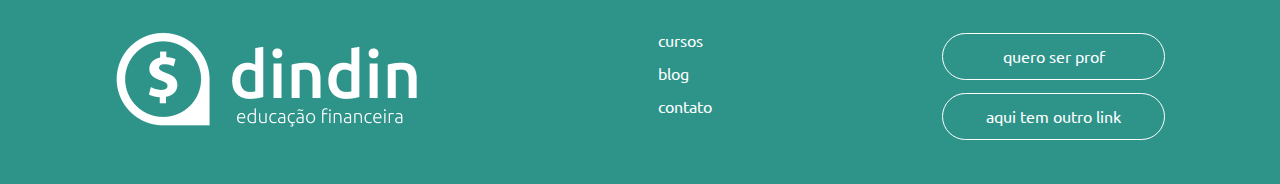
<file: post.html>
<!DOCTYPE html>
<html lang="en">
<head>
    <meta charset="UTF-8">
    <meta http-equiv="X-UA-Compatible" content="IE=edge">
    <meta name="viewport" content="width=device-width, initial-scale=1.0">
    <link rel="stylesheet" href="./resources/header-footer.css">
    <link rel="stylesheet" href="./resources/post.css">
    <link rel="preconnect" href="https://fonts.googleapis.com">
    <link rel="preconnect" href="https://fonts.gstatic.com" crossorigin>
    <link href="https://fonts.googleapis.com/css2?family=Nunito:wght@300;400;700&family=Ubuntu:wght@300;400;500;700&display=swap" rel="stylesheet">
    <title>Post</title>
</head>

<!-- H E A D E R -->
<header>
    <a href="./index.html"><img src="./resources/images/logo-header.png" alt="logo header"></a>
    <ul>
        <li><a href="./cursos.html">CURSOS</a></li>
        <li><a href="./blog.html">BLOG</a></li>
        <li><a href="./contato.html">CONTATO</a></li>
    </ul>
</header>
<br><br><br>
<!-- B O D Y  -->
<body>
    <main>
        <article>
            <div class="container_1">
            <h1>On the other hand, we denounce</h1>
            <span class="date_text"><p>27 de dezembro de 2020</p></span>
            <br><br><br><br>
            <div class="img"><img src="./resources/images/gama2.png" alt="red rocks"></div>
            <p>On the other hand, we denounce with righteous indignation and dislike men who are so beguiled and demoralized by the charms of pleasure of the moment, so blinded by desire, that they cannot foresee the pain and trouble that are bound to ensue; and equal blame belongs to those who fail in their duty through weakness of will, which is the same as saying through shrinking from toil and pain.</p><br><br>
<p>These cases are perfectly simple and easy to distinguish. In a free hour, when our power of choice is untrammelled and when nothing prevents our being able to do what we like best, every pleasure is to be welcomed and every pain avoided. But in certain circumstances and owing to the claims of duty or the obligations of business it will frequently occur that pleasures have to be repudiated and annoyances accepted.</p><br><br>
<p>The wise man therefore always holds in these matters to this principle of selection: he rejects pleasures to secure other greater pleasures, or else he endures pains to avoid worse pains.On the other hand, we denounce with righteous indignation and dislike men who are so beguiled and demoralized by the charms of pleasure of the moment, so blinded by desire, that they cannot foresee the pain and trouble that are bound to ensue; and equal blame belongs to those who fail in their duty through weakness of will, which is the same as saying through shrinking from toil and pain. </p>

<h2> These cases are perfectly simple and easy to distinguish </h2><br><br>
<p>In a free hour, when our power of choice is untrammelled and when nothing prevents our being able to do what we like best, every pleasure is to be welcomed and every pain avoided. But in certain circumstances and owing to the claims of duty or the obligations of business it will frequently occur that pleasures have to be repudiated and annoyances accepted.</p><br><br>
<p>At vero eos et accusamus et iusto odio dignissimos ducimus qui blanditiis praesentium voluptatum deleniti atque corrupti quos dolores et quas molestias excepturi sint occaecati cupiditate non provident, similique sunt in culpa qui officia deserunt mollitia animi, id est laborum et dolorum fuga. Et harum quidem rerum facilis est et expedita distinctio. Nam libero tempore, cum soluta nobis est eligendi optio cumque nihil impedit quo minus id quod maxime placeat facere possimus, omnis voluptas assumenda est, omnis dolor repellendus. Temporibus autem quibusdam et aut officiis debitis aut rerum necessitatibus saepe eveniet ut et voluptates repudiandae sint et molestiae non recusandae. Itaque earum rerum hic tenetur a sapiente delectus, ut aut reiciendis voluptatibus maiores alias consequatur aut perferendis doloribus asperiores repellat.</p>

<h2>Sed ut perspiciatis unde omnis iste natus error sit</h2><br><br>
<p>Sed ut perspiciatis unde omnis iste natus error sit voluptatem accusantium doloremque laudantium, totam rem aperiam, eaque ipsa quae ab illo inventore veritatis et quasi architecto beatae vitae dicta sunt explicabo. Nemo enim ipsam voluptatem quia voluptas sit aspernatur aut odit aut fugit, sed quia consequuntur magni dolores eos qui ratione voluptatem sequi nesciunt. Neque porro quisquam est, qui dolorem ipsum quia dolor sit amet, consectetur, adipisci velit, sed quia non numquam eius modi tempora incidunt ut labore et dolore magnam aliquam quaerat voluptatem. Ut enim ad minima veniam, quis nostrum exercitationem ullam corporis suscipit laboriosam, nisi ut aliquid ex ea commodi consequatur? Quis autem vel eum iure reprehenderit qui in ea voluptate velit esse quam nihil molestiae consequatur, vel illum qui dolorem eum fugiat quo voluptas nulla pariatur?</p>
</div></article>
    </main>
        <div id="background">
            <section>
                <h2>Conheça nossos cursos</h2>
                <div class="container_2">
                    <div class="part_2">
                        <img src="./resources/images/investimento.png" alt="investimento">
                        <h2>Investimento para iniciantes</h2>
                        <p>Duis aute irure dolor in reprehenderit<br> in voluptate velit esse cillum dolore<br> eu fugiat nulla pariatur.</p>
                        <span><a href="#">começar agora</a></span>
                    </div>
                    <div class="part_2">
                        <img src="./resources/images/poupando.png" alt="investimento">
                        <h2>Poupando e Rendendo</h2>
                        <p>Duis aute irure dolor in reprehenderit<br> in voluptate velit esse cillum dolore<br> eu fugiat nulla pariatur.</p>
                        <span><a href="#">começar agora</a></span>
                    </div>
                    <div class="part_2">
                        <img id="acabamento" src="./resources/images/independencia.png" alt="investimento">
                        <h2>Independência Financeira</h2>
                        <p>Duis aute irure dolor in reprehenderit<br> in voluptate velit esse cillum dolore<br> eu fugiat nulla pariatur.</p>
                        <span><a href="#">começar agora</a></span>
                    </div>
                </div>
            </section>
        </div>
        
    
    
    
    <!-- F O O T E R  -->
    <footer>
        <img src="./resources/images/logo-footer.png" alt="logo footer">
        <ul>
            <li><a href="./cursos.html">cursos</a></li>
            <li><a href="./blog.html">blog</a></li>
            <li><a href="./contato.html">contato</a></li>
        </ul>
        <div class="button">
                <a href="#">quero ser prof</a>
                <a href="#">aqui tem outro link</a>
        </div>
        
    </footer>

</body>
</html>
</file>
<file: resources/header-footer.css>
/* R O O T */

*{
    padding: 0;
    margin: 0;
    box-sizing: border-box;
    font-family: Ubuntu, sans-serif;
}

:root{
    --color-green: #2E948A;  
    --color-white: #fff;  
    --color-pink: #FF4081;
    --color-gray: #F6F6F6;

}

            /* H E A D E R  */

header{
    background-color: var(--color-green);
    display: flex;
    justify-content: space-between;
    box-shadow: 0em 0.1875em 0.4375em 0em #00000040;
}

header li a{
    text-decoration: none;
    color: var(--color-white);
    transition: 300ms;
    font-weight: 700;
}

header li a:hover{
    color: midnightblue;
}

header img{
    padding: 1.25em 0 1.625em 5.125em;
}

header ul{
    display: flex;
    align-items: center;
    list-style: none;
    margin-right: 6.4375em;
}

header li{
    padding-left: 2.625em;

}



            /* F O O T E R  */

footer{
    background-color: var(--color-green);
    display: flex;
    justify-content: space-around;
    align-items: center;
}

footer img{
    padding: 3.3125em 0;
}

footer ul{
    flex-direction: column;
}

footer li{
    list-style: none;
    padding-bottom: 0.8125em;
}

footer .button{
    display: flex;
    flex-direction: column;
}

footer .button a{
    padding: 0.775em 2.6625em;
    border: 0.0625em solid white;
    border-radius: 3.875em;
    text-align: center;
    margin-top: 0.8125em;
    text-decoration: none;
    color: white;
    transition: 300ms;
}

footer .button a:hover{
    color: var(--color-green);
    background-color: white;
}

footer li a{
    text-decoration: none;
    color: var(--color-white);
    transition: 300ms;
}

footer li a:hover{
    color: midnightblue;
}


            /* M E D I A  Q U E R Y */

@media only screen and (max-width: 768px){

/* header, footer{
    background-color: blue;
} */

header img{
    height: auto;
    width: 100%;
    padding: 0.725em 0 0.925em 2.125em;
}

header ul{
    font-size: 0.9em;
    margin-right: 2em;
}

footer img{
    height: auto;
    width: 30%;
}

footer .button{
    width: 40%;
    height: auto;
    padding: 0em 2em;
    border-radius: 3em;
    font-size: 0.8em;
}

}


@media only screen and (max-width: 480px) {

    /* header, footer{
        background-color: red;
    } */

    header img{
        height: auto;
        width: 80%;
    }


    header ul{
        padding-right: 0em;
        margin-right: 0.8em;
        font-size: 0.725em;
        margin-left: 0.1em;
    }

    footer .button{
        font-size: 0.625em;
    }

    footer ul{
        margin-left: 1em;
    }
}

@media only screen and (max-width: 360px){

    header img{
        width: 100%;
        height: auto;
        padding-left: 0;
        margin-left: 0.5em;
    }

    header ul li{
        /* font-size: 0.5em; */
    }
}
</file>
<file: resources/inicio.css>
/* P A R T E  1 */

article .part_1{
    display: flex;
    /* background-color: aquamarine; */
    justify-content: space-around;
    padding-top: 7.8125em;
    padding-bottom: 4.125em;
}

article .text_1{
    display: flex;
    flex-direction: column; 
    margin-left: 4.875em;
}

article .part_1 h1{
    font-size: 3.75em;
    color: var(--color-pink);
    margin-bottom: 1.1875em;

}

article .part_1 p{
    font-size: 1.6875em;

}

article .part_1 a{
    text-decoration: none;
    color: var(--color-pink);
    border-radius: 3.875em;
    border: 0.125em solid var(--color-pink);
    font-size: 1.6875em;
    padding: 0.325em 1.2em;
    transition: 300ms;
}

article .part_1 a:hover{
    background-color: var(--color-pink);
    color: white;
}

article .part_1 span{
    margin-top: 2.375em;
}

article .part_1 img{
    margin-right: 2.375em;
}


                /* P A R T E  2 */
#acabamento{
    margin-left: 3.2em;
}

article .part_2{
    background-color: var(--color-gray);
    display: flex;
    justify-content: space-evenly;
    align-items: center;
    padding-top: 6.8125em;
    padding-bottom: 7.4375em;
}

article .column_1 h2{
    font-size: 1.5625em;
    color: var(--color-pink);
    text-align: center;
    margin-top: 1em;
    margin-bottom: 0.5em;
    
}

article .column_1 p{
    text-align: center;
    margin-bottom: 0.6em;
}

article .column_1 img{
    margin-left: 1.5625em;
}

article .column_1 a{
    text-decoration: none;
    color: white;
    border-radius: 3.875em;
    background-color: var(--color-pink);
    padding: 0.7em 2em;
    border: 0.125em solid var(--color-pink);
}

article .column_1 a:hover{
    color: var(--color-pink);
    background-color: var(--color-gray);
}


article .column_1 span{
    display: flex;
    justify-content: center;
}


            /* P A R T E  3 */


article .part_3{
    /* background-color: aqua; */
    display: flex;
    justify-content: space-evenly;
}

article .column_2 img{
    float: left;
}

article .margin_block{
    margin-bottom: 5.375em;
}

article .column_2 p{
    text-align: auto;
    margin-left: 7.5em;  
    font-family: "Nunito", sans-serif;
    font-weight: 300;
}

article .title_falam h2{
    margin: 5.4375em 0em 3.375em 6em;
    font-size: 2.3125em;
    color: var(--color-green);
}


            /* P A R T E  4 */

article .container_4{
    background-color: var(--color-gray);
    padding-bottom: 5em;
}

article .container_4 h2{
    padding-top: 4.6875em;
}

article .part_4{
    display: flex;
    justify-content: space-evenly;
    background-color: var(--color-gray);
}

article .part_4 h2{
    font-weight: 700;
    color: var(--color-green);
    padding-top: 1em;
}

article .part_4 p{
    font-size: 1.125em
}

article .part_4 img{
    margin-top: 0.6875em;
}


article .button_part4 a{
    text-decoration: none;
    color: var(--color-pink);
    border-radius: 3.875em;
    border: 0.125em solid var(--color-pink);
    font-size: 1.6875em;
    padding: 0.325em 1.2em;
    transition: 300ms;

}

article .button_part4 a:hover{
    background-color: var(--color-pink);
    color: white;
}


article .button_part4{
    display: flex;
    justify-content: center;
    margin-top: 6.9375em;
}

article .title_falam2 h2{
    margin: 5.4375em 0em 3.375em 6em;
    font-size: 2.3125em;
    color: var(--color-green);
}

                    /* M E D I A  Q U E R I E S  */


@media only screen and (max-width: 967px){
    article .part_1 img{
        width: 90%;
        height: auto;
        display: block;
        margin: 0 auto;
    }
    .container_4 img{
        width: 85%;
    }

    article .part_2 img{
        width: auto;
        height: 100%;
    }
}


@media only screen and (max-width: 820px){
    
    article .part_1{
        display: block;
    }

    article .part_1 .text_1{
        margin: 0 auto;
        text-align: center;
    }

    article .part_1 img{
        width: 65%;
        height: auto;
        margin-top: 2em;
    }

    article .part_2{
        flex-direction: column;
    }

    article .column_1{
        margin-top: 2em;
    }
    
}
    

@media only screen and (max-width: 560px){
    
    article .part_1 h1{
        font-size: 2.8em;
    }

    article .part_1 a{
        font-size: 1.25em;
    }

    article .part_3{
        display: inline-block;
    }

    article .part_4{
        display: block;
        margin-left: 15%;
    }

    span.title_falam2 h2{
        margin: 0 auto;
        text-align: center;
    }
    
    span.title_falam h2{
        margin: 0 auto;
        text-align: center;
    }

    .column_2{
        padding-top: 2em;
    }

}
</file>
<file: resources/blog.css>
article .container_1{
    display: flex;
    justify-content: space-around;
    /* margin-bottom: 5.5625em; */
}

article .part_1{
    display: flex;
    flex-direction: column; 
    justify-content: space-evenly;
}

article .container_1 h1{
    font-size: 2.9375em;
    color: var(--color-green);
    font-weight: 700;
}

article .container_1 p{
    font-size: 1.25em;
    font-weight: 300;
}

        /* P A R T E  2 */

article h2{
    font-size: 1.875em;
    color: var(--color-pink);
    padding: 1.1875em 0;
}

article p{
    font-size: 1.0625em;
    font-weight: 300;
    margin-bottom: 6.25em;
}


article .container_2{
    display: flex;
    justify-content: space-evenly;
    margin-top: 5.5625em;
}

article .part_2{
    display: flex;
    flex-direction: column; 
    justify-content: space-evenly;
}

        /* P A R T E  3 */

article .container_3{
    display: flex;
    justify-content: space-evenly;
    /* padding-bottom: 5.5625em; */
}

article .part_3{
    display: flex;
    flex-direction: column; 
    justify-content: space-evenly;
}

        /* P A R T E  4 */

article .container_4{
    display: flex;
    justify-content: space-evenly;
    /* padding-bottom: 5.5625em; */
}

article .part_4{
    display: flex;
    flex-direction: column; 
    justify-content: space-evenly;
}

#background{
    background-color: #E5E5E5;
}

        /* M E D I A Q U E R I E S  */

@media only screen and (max-width:1070px){
    
    article .container_2,
    article .container_3,
    article .container_4{

        flex-direction: column;

    }

    article .part_2,
    article .part_3,
    article .part_4{
        align-items: center;
    }

    article .container_1 img{
        height: auto;
        width: 80%;
    }

    article .container_1 h1{
        font-size: 1.9375em;
    }

    article .container_1 p{
        font-size: 0.9em;
    }

}

@media only screen and (max-width: 768px){

    article .container_1{
        flex-direction: column;
    }

    article .part_1{
        align-items: center;
    }
    
    article .part_1 p{
        text-align: center;
    }
    
    
}

@media only screen and (max-width: 540px){

    article .container_2 img,
    article .container_3 img,
    article .container_4 img{

        height: auto;
        width: 80%;

    }

    article .part_2 h2,
    article .part_3 h2,
    article .part_4 h2{
        
        font-size: 1.2em;
        text-align: center;
    }

    article .part_2 p,
    article .part_3 p,
    article .part_4 p{
        margin-left: 1em;
        margin-right: 1em;
        text-align: center;
        font-size: 0.9em;
    }


}
</file>
<file: resources/contato.css>
article .container_1{
    display: flex;
    flex-direction: column;
    justify-content: space-evenly;
    margin-bottom: 6.0625em;
}

article .part_1{
    display: flex;
    justify-content: space-around;
}

article img{
    margin-top: -4em;
}

form{
    padding-top: 3em;
}

input[type=text], select{
    height: 2em;
    width: 30.8125em;
    border-radius: 0.4375em;
    margin-bottom: 1em;
    padding-left: 1em;
}

input[type=text]#message, select{
    height: 12.0625em;
    width: 30.8125em;
    padding-bottom: 10em;
    padding-left: 0.8em;
}

input[type=submit], select{

    border-radius: 3.125em;
    background-color: var(--color-pink);
    padding: 0.7em 2.5em;
    color: white;
    font-weight: 700;
    border: 0.125em solid var(--color-pink);
    cursor: pointer;
    transition: 300ms;
}

input[type=submit]:hover, select{

    color: var(--color-pink);
    background-color: white;

}

section span p{

color: var(--color-pink);
font-size: 2.5em;
font-weight: 700;
padding: 2.4em 0 0 2.5em;

}

@media only screen and (max-width: 900px){

    article .part_1{
        flex-direction: column;
        align-items: center;
    }

    article img{
        height: auto;
        width: 50%;
        margin: 0;
    }

    section span p{

        color: var(--color-pink);
        font-size: 2.5em;
        font-weight: 700;
        text-align: center;
        margin-top: 2em;
        padding: 0;
    }
    }

@media only screen and (max-width: 480px){

    input[type=text], select{
        height: 2em;
        width: 20.8125em;
}

input[type=text]#message, select{
    height: 12.0625em;
    width: 20.8125em;

}
}
</file>
<file: resources/curso.css>
/* P A R T E  1 */

article .container_1{
    display: flex;
    justify-content: space-evenly;
    padding-top: 5.8125em;
}

article .part_1{
    display: flex;
    flex-direction: column;
    justify-content: space-evenly;
}

article .part_1 h1{
    font-size: 3.4375em;
    color: var(--color-pink);
}

article .part_1 p{
    font-size: 1.25em;
}

            /* P A R T E  2 */

article p{
    font-weight: 300;
    font-size: 1.25em;
}
            
article .container_2{
    display: flex;
    justify-content: space-evenly;
    padding: 4.6875em 0;

}

article .part_2{
    display: flex;
    justify-content: space-evenly;
    flex-direction: column;
}

article h2{
    color: var(--color-pink);
    font-size: 2.1875em;
}

        /* P A R T E  3 */

.bar hr{
    margin: auto;
    width:80%;
    height: 0.3125em;
    background-color:#C4C4C4;
}

article .container_3{
    display: flex;
    justify-content: space-evenly;
    padding: 4.6875em 0;

}

article .part_3{
    display: flex;
    justify-content: space-evenly;
    flex-direction: column;
}

                /* P A R T E  4 */


article .container_4{
    display: flex;
    justify-content: space-evenly;
    padding: 4.6875em 0;

}

article .part_4{
    display: flex;
    justify-content: space-evenly;
    flex-direction: column;
}

#abc{
    background-color: #F6F6F6;
}

@media only screen and (max-width:1100px){

article .container_2,
article .container_3,
article .container_4{
    flex-direction: column;
    align-items: center;
}

article .part_2,
article .part_3,
article .part_4{

    flex-direction: center;
    align-items: center;
}
}

@media only screen and (max-width:870px){

article .container_1{
    flex-direction: column;
    align-items: center;
    justify-content: center;
}

article .part_1 h1{
    margin-bottom: 1em;
}

article .part_1 p{
    margin-bottom: 1em;
}

article .part_2 h2,
article .part_3 h2,
article .part_4 h2{
    margin: 1em 0;
}


}


@media only screen and (max-width:580px){

article .part_1 p{
    font-size: 1em;
    text-align: left;
    margin: 1em;

}

article .part_1 h1{
    font-size: 2.2em;
    padding-left: 1em;
}

article p{
    font-size: 1em;
}

article h2{
    font-size: 1.2em;
}

article img{
    display: block;
    margin: 0 auto;
    width: 80%;
}


iframe{
    width: auto;
    height: auto;
}
}

@media only screen and (max-width:480px){

article p{
    font-size: 0.8em;
    text-align: center;
}

article .part_2 p,
article .part_3 p,
article .part_4 p{
    margin: 0;
    text-align: left;
    padding: 0 2em;
}

article .container_1 h1{
    /* margin: 0; */
    text-align: center;
    padding: 0 2em;
}

article .container_1 p{
    text-align: left;
    padding: 0 2em;
    font-size: 0.8em;
}

}
</file>
<file: resources/cursos.css>
/* P A R T E  1 */

        

article .part_1{
    display: flex;
    justify-content: center;
}

article .text_1{
    display: flex;
    flex-direction: column;
    justify-content: space-evenly;
    margin-left: 3.3125em;
    padding-bottom: 2em;
}


section .title{
    padding: 2em 0em 0em 2em;

}


section .title h1{
    font-size: 3.1875em;
    color: var(--color-pink);
}

section .title {
margin: 4.375em 0em 5.125em;
}

section .title p{
font-size: 1.25em;
}


article .text_1 h2{
    font-size: 2.1875em;
    color: var(--color-pink);
}

article .text_1 p{
   font-size: 1.125em;
}

article .text_1 a{
    text-decoration: none;
    font-size: 1.25em;
    color: white;
    border-radius: 3.875em;
    background-color: var(--color-green);
    padding: 0.7em 2.3em;
}



            /* P A R T E  2 */

article .part_2{
    display: flex;
    justify-content: center;
}

article .text_2{
    display: flex;
    flex-direction: column;
    justify-content: space-evenly;
    margin-left: 3.3125em;
    padding-bottom: 2em;
}

article .text_2 h2{
    font-size: 2.1875em;
    color: var(--color-pink)
}

article .text_2 p{
    font-size: 1.125em;
}

article .text_2 a{
    text-decoration: none;
    font-size: 1.25em;
    color: white;
    border-radius: 3.875em;
    background-color: var(--color-green);
    padding: 0.7em 2.3em;
}


            /* P A R T E  3 */

article .part_3{
    display: flex;
    justify-content: center;
    padding-bottom: 12.625em;
}

article .text_3{
    display: flex;
    flex-direction: column;
    justify-content: space-evenly;
    margin-left: 3.3125em;
    padding-bottom: 2em;
}

article .text_3 h2{
    font-size: 2.1875em;
    color: var(--color-pink)
}

article .text_3 p{
    font-size: 1.125em;
}

article .text_3 a{
    text-decoration: none;
    font-size: 1.25em;
    color: white;
    border-radius: 3.875em;
    background-color: var(--color-green);
    padding: 0.7em 2.3em;
}

article a:hover{
    color: var(--color-green);
    background-color: white;
}

article a{
    border: 0.08em solid var(--color-green);
    transition: 300ms;
}

.bar hr{
    margin: 2em auto;
    width:80%;
    height: 0.3125em;
    background-color:#C4C4C4;
}

@media only screen and (max-width:990px){
    article .part_1,
    article .part_2,
    article .part_3{
        flex-direction: column;
        height: auto;
        width: 50%;
        align-items: center;
        justify-content: space-between;
        text-align: center;
        padding: 0;
        margin: 0;
    }

    article{
        display: flex;
        justify-content: center;
        align-items: center;
        /* align-self: center; */
    }

.text_1 h2,
.text_2 h2,
.text_3 h2{
    padding-bottom: 1em;
}

.text_1 p,
.text_2 p,
.text_3 p{
    padding-bottom: 1em;
}
    article .text_1,
    article .text_2,
    article .text_3{
        margin: 0;
}

article img{
    padding-bottom: 1em;
}



}

@media only screen and (max-width: 768px){

article img{
    width: 60%;
    height: auto;
}

article .text_1 p,
article .text_2 p,
article .text_3 p{
    font-size: 0.9em;
}
article .text_1 h2,
article .text_2 h2,
article .text_3 h2{
    font-size: 1.2em;
}

article .text_1 a,
article .text_2 a,
article .text_3 a{
    font-size: 0.9em;
}


}

@media only screen and (max-width: 480px){

    article img{
        width: 50%;
        height: auto;
    }
    
    article .text_1 p,
    article .text_2 p,
    article .text_3 p{
        font-size: 0.7em;
    }

    article .text_1 h2,
    article .text_2 h2,
    article .text_3 h2{
        font-size: 1em;
    }
    
    article .text_1 a,
    article .text_2 a,
    article .text_3 a{
        font-size: 0.55em;
    }

    }
</file>
<file: resources/post.css>
/* P A R T E  1 */



article .container_1{
    margin-bottom: 6.9375em;
}


article .container_1 h1{
    text-align: center;
    font-size: 2.725em;
    color: var(--color-pink);
}
article .container_1 p{
    text-align: center;
    font-weight: 300;
    font-size: 1.125em;
    margin: 0 12.75em;
    text-align: left;
}

article .container_1 span.date_text p{
    text-align: center;
}

article .container_1 h2{
    margin-top: 3em;
    text-align: center;
}

article .container_1 img{
    display: block;
    margin: 0 auto;
    margin-bottom: 4em;
}


        /* P A R T E  2 */

#acabamento{
    margin-left: 3.2em;
}

#background{
    background-color:#F6F6F6;
}

section h2{
    color: var(--color-pink);
    font-size: 3.125em;
    text-align: center;
    font-weight: 500;
    padding-top: 1.9375em;
}

section .container_2{
    background-color: var(--color-gray);
    display: flex;
    justify-content: space-evenly;
    align-items: center;
    padding-top: 6.8125em;
    padding-bottom: 7.4375em;
}

section .part_2 h2{
    font-size: 1.5625em;
    color: var(--color-pink);
    text-align: center;
    margin-top: 1em;
    margin-bottom: 0.5em;
    
}

section .part_2 p{
    text-align: center;
    margin-bottom: 0.6em;
}

section .part_2 img{
    margin-left: 1.5625em;
}

section .part_2 a{
    text-decoration: none;
    color: white;
    border-radius: 3.875em;
    background-color: var(--color-pink);
    padding: 0.7em 2em;
    border: 0.125em solid var(--color-pink);
}

section .part_2 a:hover{
    color: var(--color-pink);
    background-color: var(--color-gray);
}


section .part_2 span{
    display: flex;
    justify-content: center;
}


/* M E D I A  Q U E R I E S  */

@media only screen and (max-width:1050px){

    article .container_1 img{
        height: auto;
        width: 90%;
    }

}

@media only screen and (max-width:940px){

    section .container_2{
        flex-direction: column;
    }

    section .container_2 span a{
        margin-bottom: 4em;
        margin-top: 2em;
    }

    section .container_2 h2{
       padding-top: 1.2em;
    }

}

@media only screen and (max-width:768px){

    article .container_1 p{
        font-size: 0.9em;
    }


}


@media only screen and (max-width:550px){

    article .container_1 p{
        font-size: 0.7em;
        /* margin-left: -0.2em;
        margin-right: -0.2em; */
        margin: 0;
        padding: 0 2em;
    }
    
    article .container_1 h2{
        font-size: 1.7em;
    }

}
</file>
